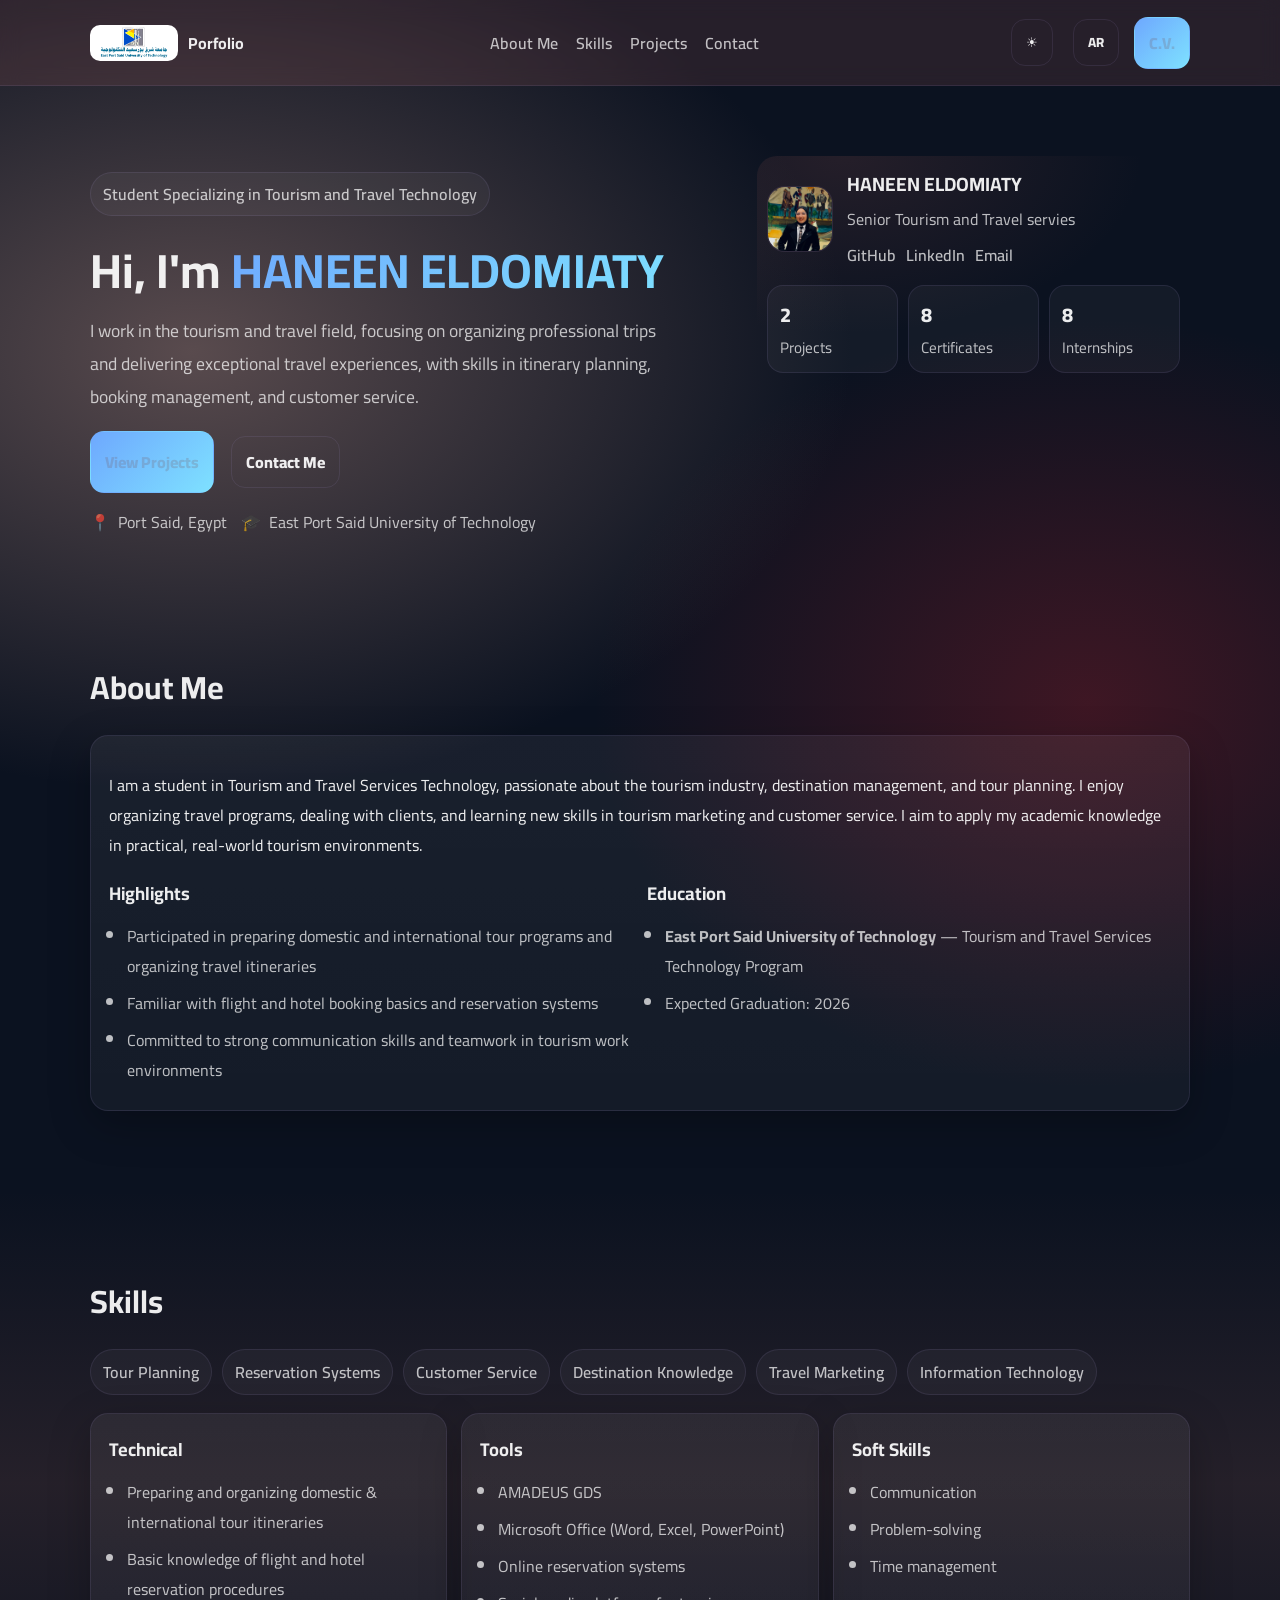
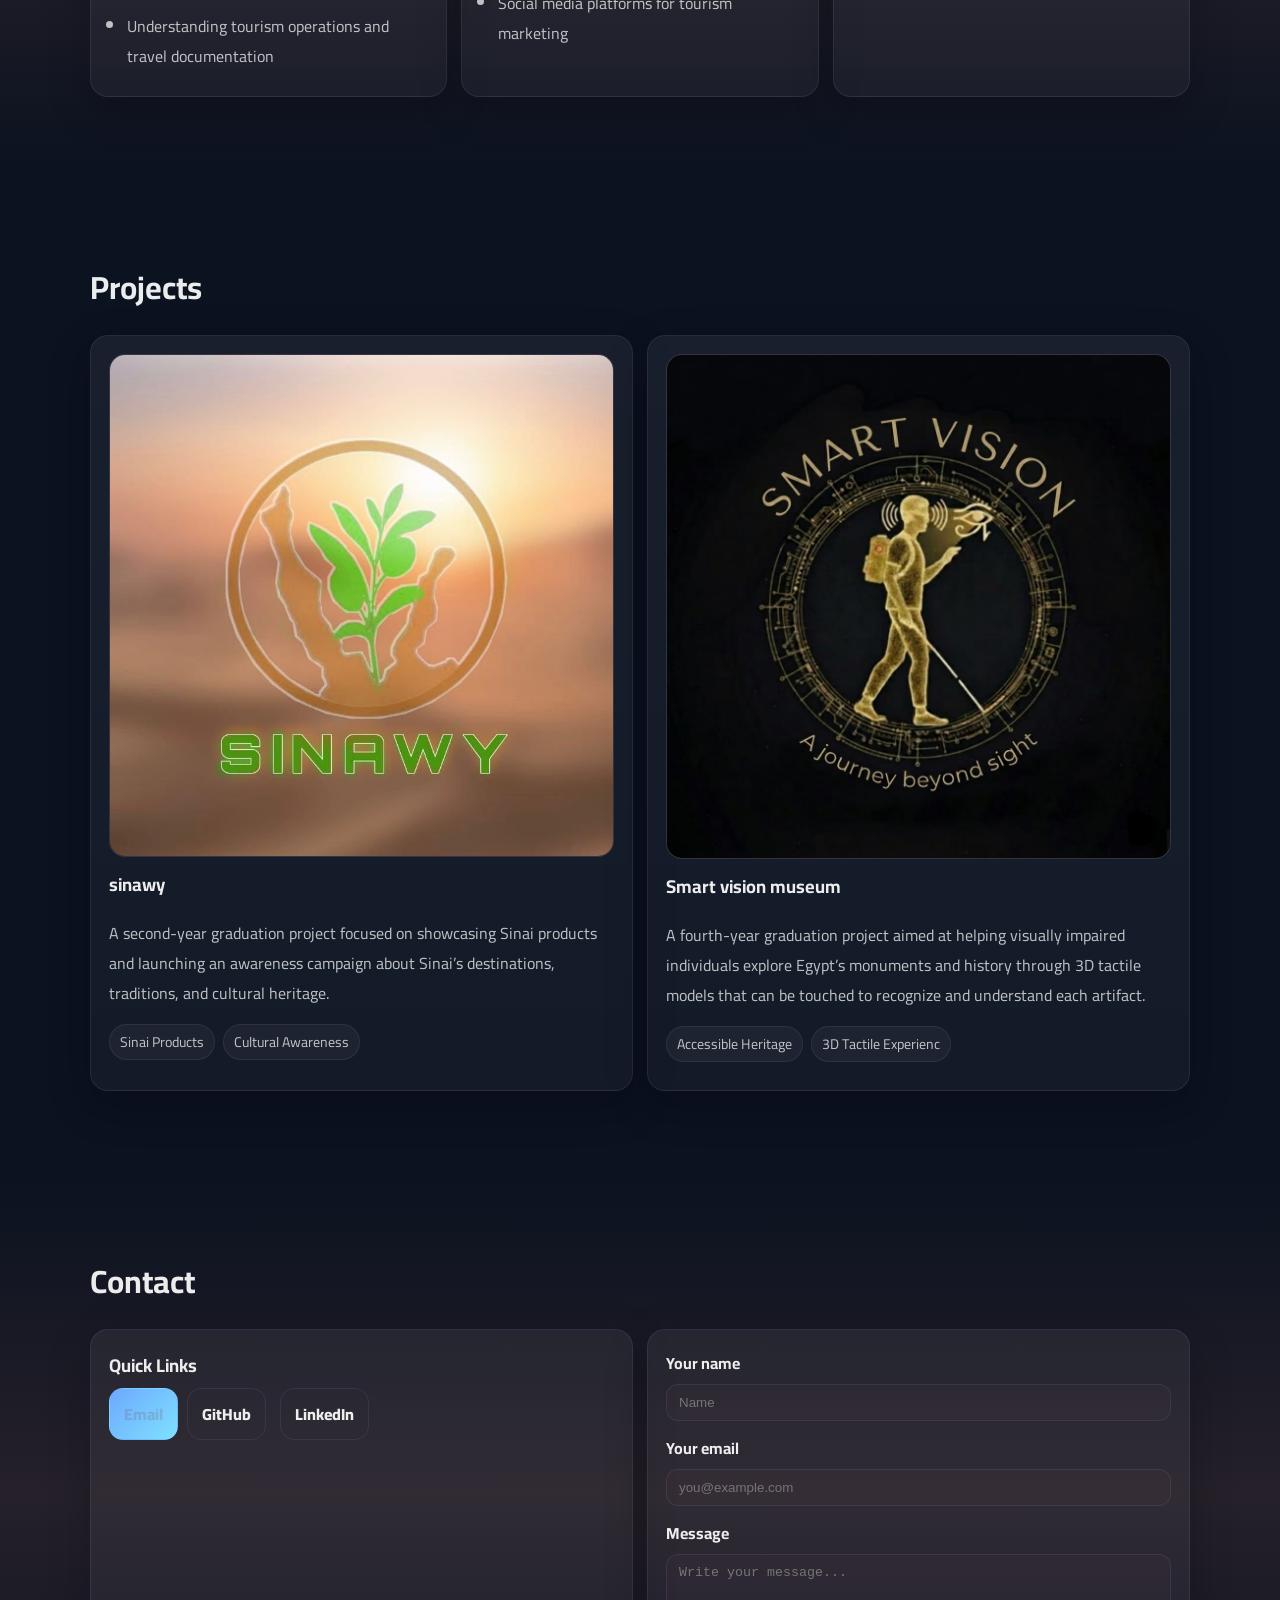
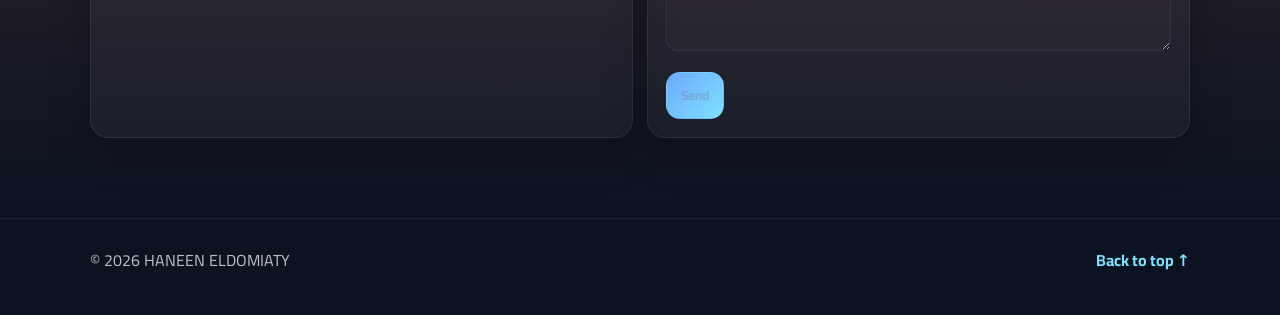
<file: index.html>
<!doctype html>
<html lang="en">
<head>
  <meta charset="utf-8" />
  <meta name="viewport" content="width=device-width, initial-scale=1" />
  <title>HANEEN ELDOMIATY| Portfolio</title>

  <!-- Fonts -->
  <link rel="preconnect" href="https://fonts.googleapis.com">
  <link rel="preconnect" href="https://fonts.gstatic.com" crossorigin>
  <link href="https://fonts.googleapis.com/css2?family=Cairo:wght@400;600;700&display=swap" rel="stylesheet">

  <link rel="stylesheet" href="./style.css" />
</head>

<body>
  <!-- Top bar -->
  <header class="topbar">
    <div class="container topbar__inner">
      <a class="brand" href="#home" aria-label="Go to top">
        <img src="./assets/uni-logo.png" alt="University Logo" class="brand__logo">
        <span class="brand__text" data-i18n="portfolio">Portfolio</span>
      </a>
       
      <nav class="nav" aria-label="Primary">
        <a href="#about" data-i18n="about_title">About</a>
        <a href="#skills" data-i18n="skills_title">Skills</a>
        <a href="#projects" data-i18n="projects_title">Projects</a>
        <a href="#contact" data-i18n="contact_title">Contact</a>
      </nav>

      <div class="topbar__actions">
        <button id="themeToggle" class="btn btn--ghost" type="button" aria-label="Toggle dark mode">
          🌙
        </button>
        <button id="langToggle" class="btn btn--ghost" type="button" aria-label="Switch language">
          AR
        </button>
        <a class="btn" href="./assets/Haneen Mohamed eldomiatyC.V (1).pdf" target="_blank" rel="noopener" data-i18n="Download_cv">Download CV</a>
      </div>

      <button class="burger" id="burger" aria-label="Open menu" aria-expanded="false" aria-controls="mobileMenu">
        <span></span><span></span><span></span>
      </button>
    </div>

    <div id="mobileMenu" class="mobileMenu" hidden>
      <div class="container mobileMenu__inner">
        <a href="#about" class="mobileLink" data-i18n="about_title">About</a>
        <a href="#skills" class="mobileLink" data-i18n="skills_title">Skills</a>
        <a href="#projects" class="mobileLink" data-i18n="projects_title">Projects</a>
        <a href="#contact" class="mobileLink" data-i18n="contact_title">Contact</a>
        <div class="mobileMenu__actions">
          <button id="themeToggleMobile" class="btn btn--ghost" type="button">🌙</button>
          <button id="langToggleMobile" class="btn btn--ghost" type="button">AR</button>
          <a class="btn" href="./assets/Haneen  eldomiatyC.V (1).pdf" target="_blank" rel="noopener" data-i18n="Download_cv">Download CV</a>
        </div>
      </div>
    </div>
  </header>

  <!-- Hero -->
  <main id="home">
    <section class="hero">
      <div class="container hero__grid">
        

        <div class="hero__content">
          <p class="pill" data-i18n="hero_pill">Student Specializing in Tourism and Travel Technology</p>

          <h1 class="hero__title">
            <span data-i18n="hero_hi">Hi, I'm</span>
            <span class="hero__name" data-i18n="hero_name">HANEEN ELDOMIATY</span>
          </h1>

          <p class="hero__subtitle" data-i18n="hero_subtitle">
           I work in the tourism and travel field, focusing on organizing professional trips and delivering exceptional travel experiences, with skills in itinerary planning, booking management, and customer service.

          <div class="hero__cta">
            <a class="btn" href="#projects" data-i18n="hero_btn_projects">View Projects</a>
            <a class="btn btn--ghost" href="#contact" data-i18n="hero_btn_contact">Contact Me</a>
          </div>

          <div class="hero__meta">
            <span class="metaItem">📍 <span data-i18n="hero_location">Port Said, Egypt</span></span>
            <span class="metaItem">🎓 <span data-i18n="hero_degree">East Port Said University of Technology</span></span>
          </div>
        </div>

        <div class="hero__card">
          <div class="profile">
            <div class="avatar" aria-hidden="true">
              <!-- Replace with your photo: assets/profile.jpg -->
              <img src="assets/MY.jpeg" alt="" />
            </div>
            <div class="profile__info">
              <h2 class="profile__name" data-i18n="hero_name">HANEEN ELDOMIATY</h2>
              <p class="profile__role" data-i18n="profile_role">Senior Tourism and Travel servies </p>
              <div class="profile__links">
                <a href="https://github.com/haneeneldomiaty" target="_blank" rel="noopener">GitHub</a>
                <a href="https://www.linkedin.com/in/haneen-mohamed-a59591332?utm_source=share_via&utm_content=profile&utm_medium=member_ios" target="_blank" rel="noopener">LinkedIn</a>
                <a href="mailto:haneeneldomiaty5@gmail.com">Email</a>
              </div>
            </div>
          </div>

          <div class="stats">
            <div class="stat">
              <div class="stat__num">2</div>
              <div class="stat__label" data-i18n="stat_projects">Projects</div>
            </div>
            <div class="stat">
              <div class="stat__num">8</div>
              <div class="stat__label" data-i18n="stat_certificates">Certificates</div>
            </div>
            <div class="stat">
              <div class="stat__num">8</div>
              <div class="stat__label" data-i18n="stat_internships">Internships</div>
            </div>
          </div>

          
        </div>
      </div>
    </section>

    <!-- About -->
    <section id="about" class="section">
      <div class="container">
        <div class="section__head">
          <h2 data-i18n="about_title">About Me</h2>
          <p class="muted" data-i18n="about_subtitle"></p>
        </div>

        <div class="card">
          <p data-i18n="about_text">
            I am a student in Tourism and Travel Services Technology, passionate about the tourism industry, destination management, and tour planning. I enjoy organizing travel programs, dealing with clients, and learning new skills in tourism marketing and customer service. I aim to apply my academic knowledge in practical, real-world tourism environments.
          </p>

          <div class="grid2">
            <div>
              <h3 class="h3" data-i18n="about_highlights">Highlights</h3>
              <ul class="list">
                <li data-i18n="hl1">Participated in preparing domestic and international tour programs and organizing travel itineraries</li>
                <li data-i18n="hl2">Familiar with flight and hotel booking basics and reservation systems</li>
                <li data-i18n="hl3">Committed to strong communication skills and teamwork in tourism work environments</li>
              </ul>
            </div>

            <div>
              <h3 class="h3" data-i18n="about_education">Education</h3>
              <ul class="list">
                <li><strong data-i18n="edu1">East Port Said University of Technology</strong> — <span data-i18n="edu1b">Tourism and Travel Services Technology Program</span></li>
                <li data-i18n="edu2">Expected Graduation: 2026</li>
              </ul>
            </div>
          </div>
        </div>
      </div>
    </section>

    <!-- Skills -->
    <section id="skills" class="section section--alt">
      <div class="container">
        <div class="section__head">
          <h2 data-i18n="skills_title">Skills</h2>
        </div>

        <div class="chips">
          <span class="chip">Tour Planning</span>
          <span class="chip">Reservation Systems</span>
          <span class="chip">Customer Service</span>
          <span class="chip">Destination Knowledge</span>
          <span class="chip">Travel Marketing</span>
          <span class="chip">Information Technology</span>
        </div>

        <div class="grid3">
          <div class="card">
            <h3 class="h3" data-i18n="skills_tech">Technical</h3>
            <ul class="list">
              <li>Preparing and organizing domestic & international tour itineraries</li>
              <li> Basic knowledge of flight and hotel reservation procedures</li>
              <li>Understanding tourism operations and travel documentation </li>
            </ul>
          </div>

          <div class="card">
            <h3 class="h3" data-i18n="skills_tools">Tools</h3>
            <ul class="list">
               <li>AMADEUS GDS</li>
              <li>Microsoft Office (Word, Excel, PowerPoint)</li>
              <li>Online reservation systems </li>
              <li>Social media platforms for tourism marketing </li>
            </ul>
          </div>

          <div class="card">
            <h3 class="h3" data-i18n="skills_soft">Soft Skills</h3>
            <ul class="list">
              <li data-i18n="soft1">Communication</li>
              <li data-i18n="soft2">Problem-solving</li>
              <li data-i18n="soft3">Time management</li>
              
            </ul>
          </div>
        </div>
      </div>
    </section>

    <!-- Projects -->
    <section id="projects" class="section">
      <div class="container">
        <div class="section__head">
          <h2 data-i18n="projects_title">Projects</h2>
        </div>

        <div class="grid2">
          <!-- Project Card -->
          <article class="project card">
            <div class="project__thumb">
              <img src="assets/New folder/WhatsApp Image 2026-03-01 at 10.32.40 PM.jpeg"Project screenshot placeholder" />
            </div>
            <h3 class="h3">sinawy</h3>
            <p class="muted" data-i18n="p1_desc">A second-year graduation project focused on showcasing Sinai products and launching an awareness campaign about Sinai’s destinations, traditions, and cultural heritage.</p>
            <div class="project__tags">
              <span class="tag">Sinai Products</span><span class="tag">Cultural Awareness</span>
            </div>
            
          </article>

          <article class="project card">
            <div class="project__thumb">
              <img src="assets/PHOTO.jpeg" alt="Project screenshot placeholder" />
            </div>
            <h3 class="h3">Smart vision museum</h3>
            <p class="muted" data-i18n="p2_desc">A fourth-year graduation project aimed at helping visually impaired individuals explore Egypt’s monuments and history through 3D tactile models that can be touched to recognize and understand each artifact.</p>
            <div class="project__tags">
              <span class="tag">Accessible Heritage</span><span class="tag">3D Tactile Experienc</span>
            </div>
            
          </article>

          
        </div>
      </div>
    </section>

    <!-- Contact -->
    <section id="contact" class="section section--alt">
      <div class="container">
        <div class="section__head">
          <h2 data-i18n="contact_title">Contact</h2>
        </div>

        <div class="grid2">
          <div class="card">
            <h3 class="h3" data-i18n="contact_quick">Quick Links</h3>
            <div class="contactLinks">
              <a class="btn" href="mailto:haneeneldomiaty5@gmail.com">Email</a>
              <a class="btn btn--ghost" href="https://github.com/haneeneldomiaty" target="_blank" rel="noopener">GitHub</a>
              <a class="btn btn--ghost" href="https://www.linkedin.com/in/haneen-mohamed-a59591332?utm_source=share_via&utm_content=profile&utm_medium=member_ios" target="_blank" rel="noopener">LinkedIn</a>
            </div>

          </div>

          <form class="card form" id="contactForm">
            <label>
              <span data-i18n="form_name">Your name</span>
              <input required name="name" type="text" placeholder="Name" />
            </label>

            <label>
              <span data-i18n="form_email">Your email</span>
              <input required name="email" type="email" placeholder="you@example.com" />
            </label>

            <label>
              <span data-i18n="form_message">Message</span>
              <textarea required name="message" rows="5" placeholder="Write your message..."></textarea>
            </label>

            <button class="btn" type="submit" data-i18n="form_send">Send</button>
            
          </form>
        </div>
      </div>
    </section>

    <footer class="footer">
      <div class="container footer__inner">
        <span>© <span id="year"></span> <span class="footerName">HANEEN ELDOMIATY</span></span>
        <a href="#home" class="toTop" data-i18n="back_to_top">Back to top ↑</a>
      </div>
    </footer>
  </main>

   <script src="./script.js"></script>
</body>
</html>
</file>
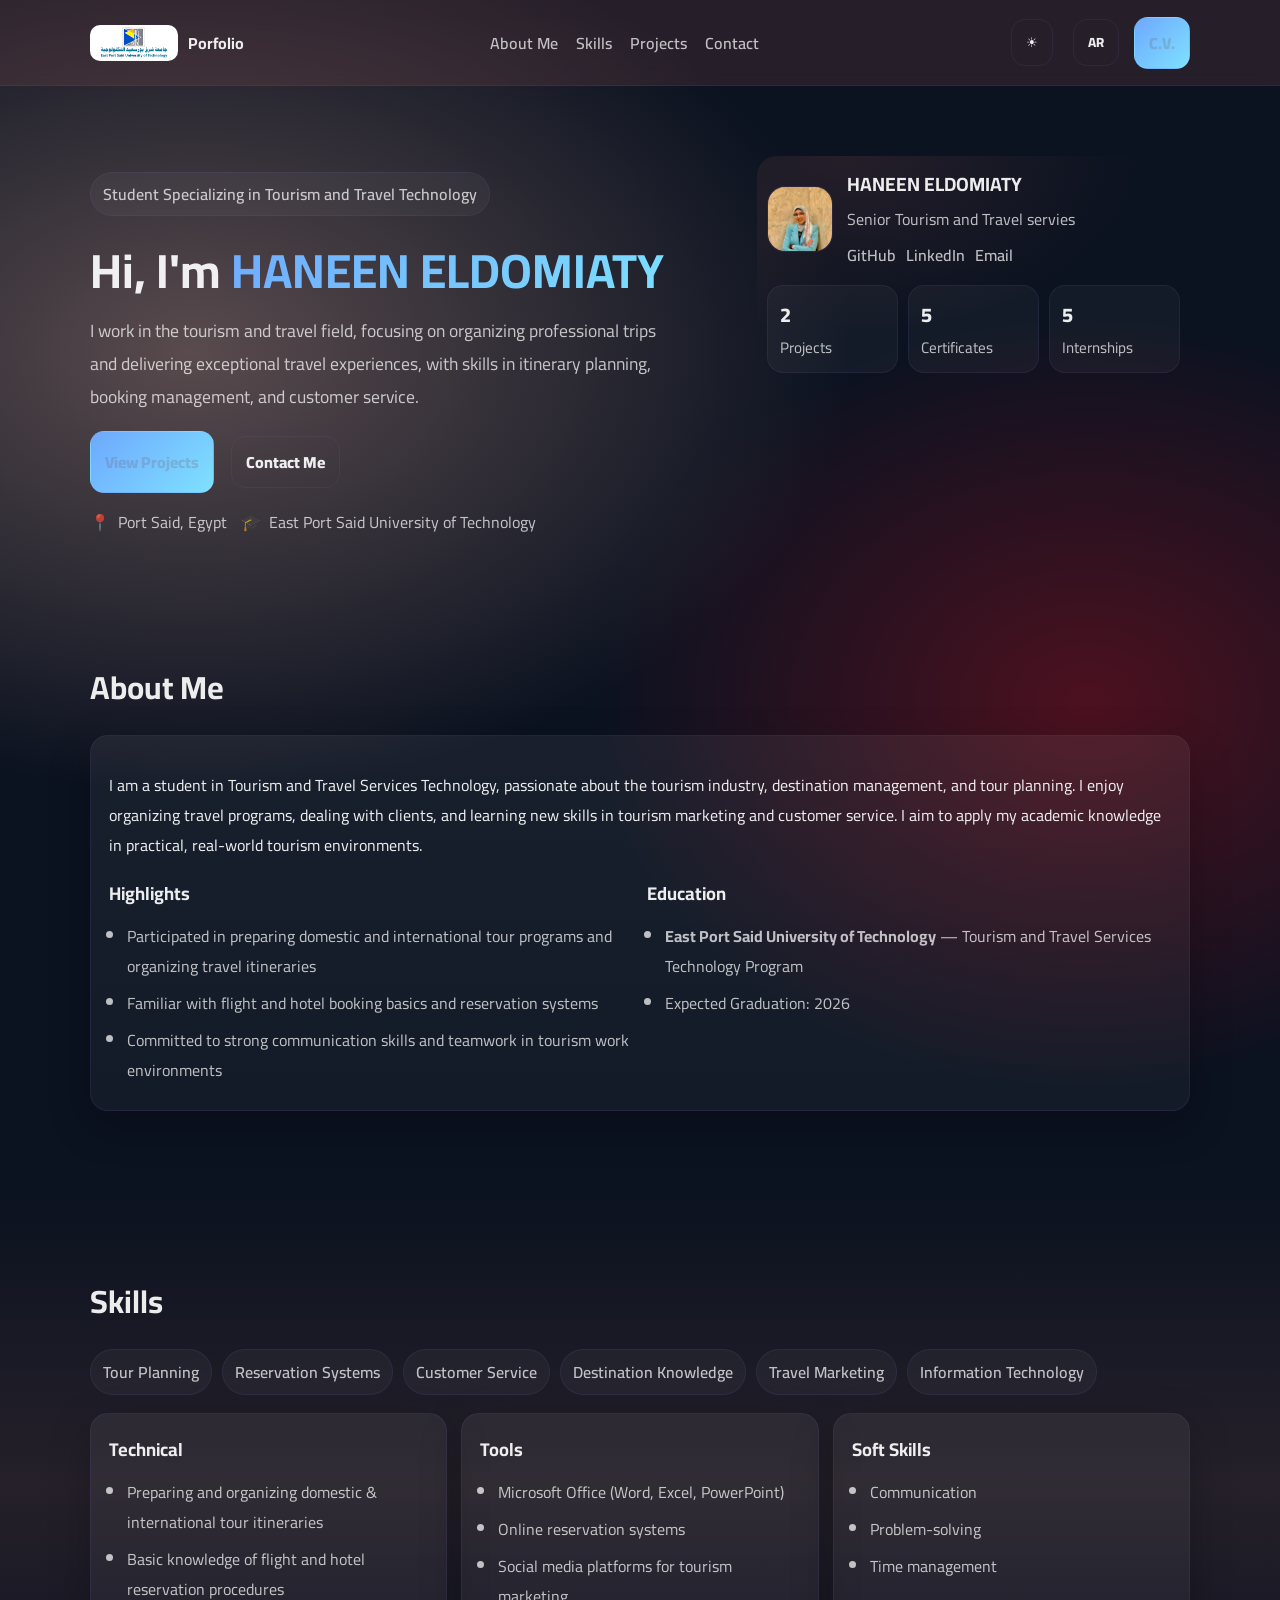
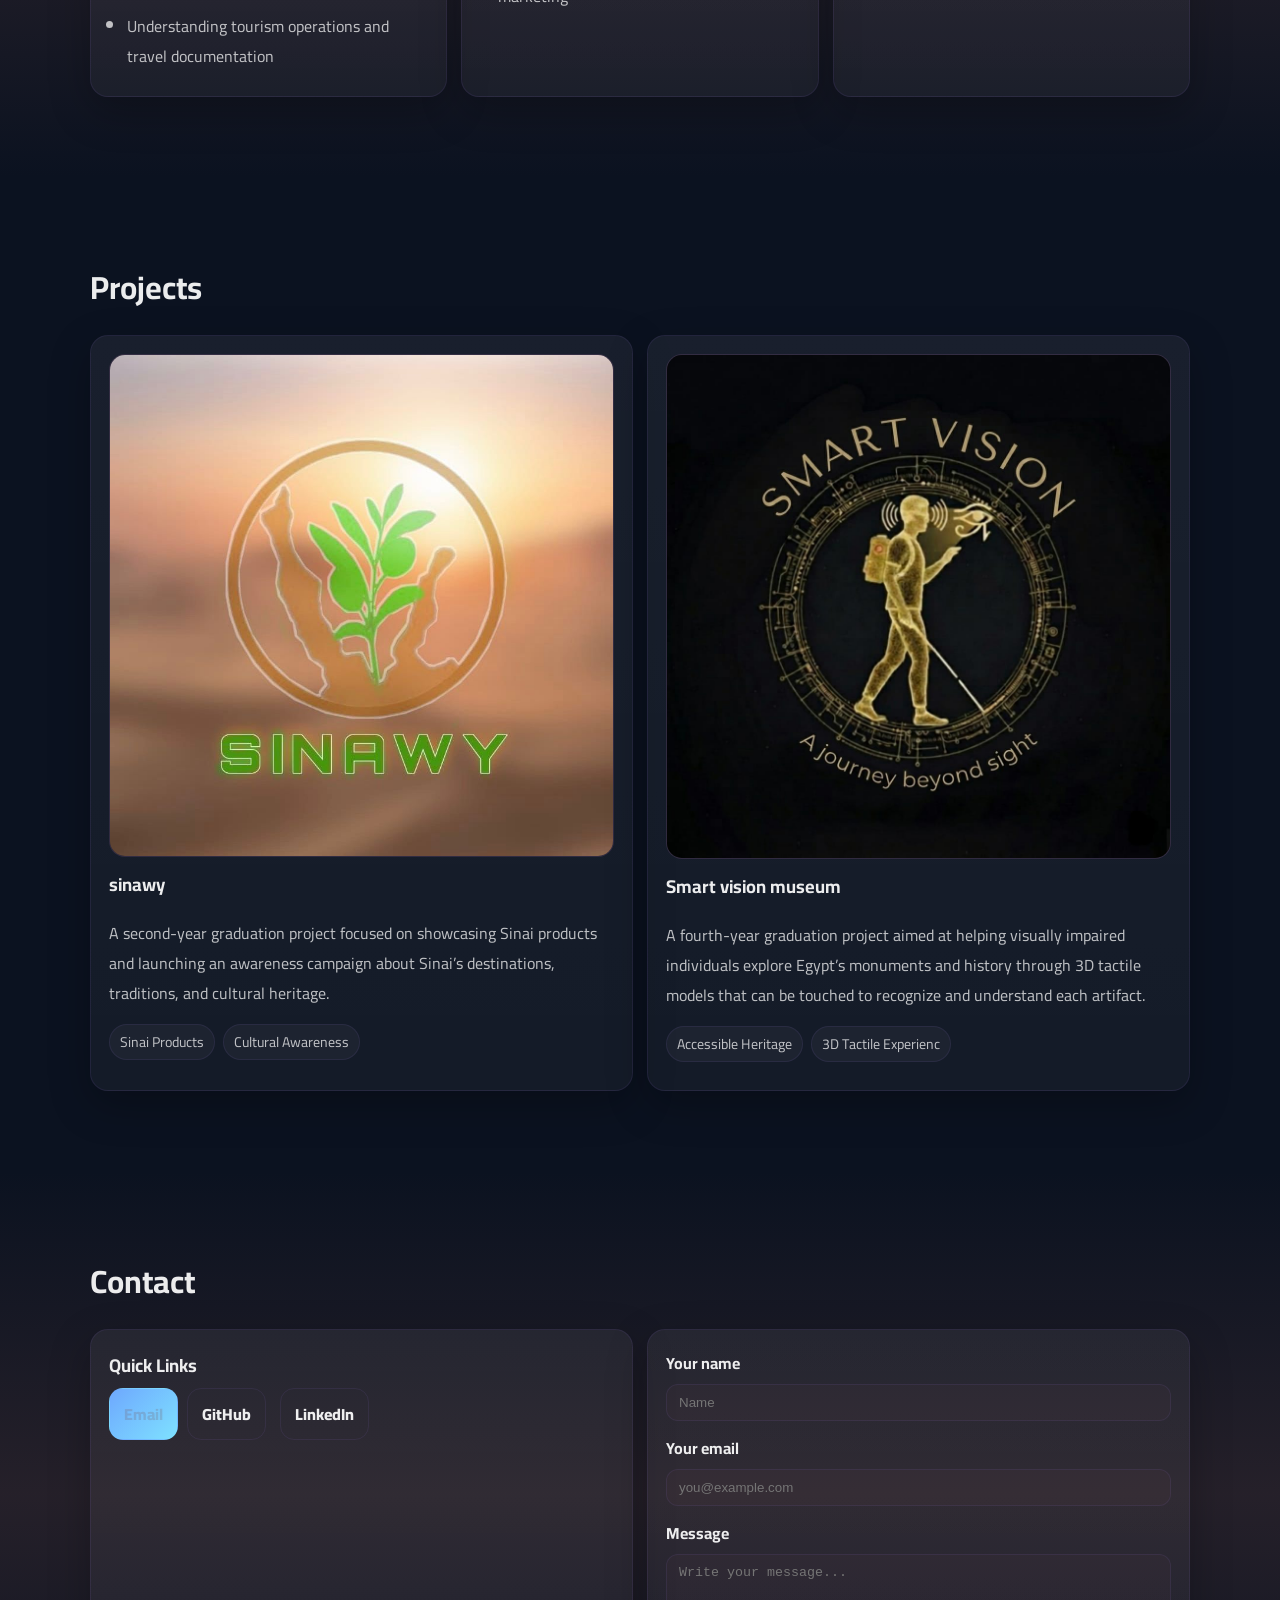
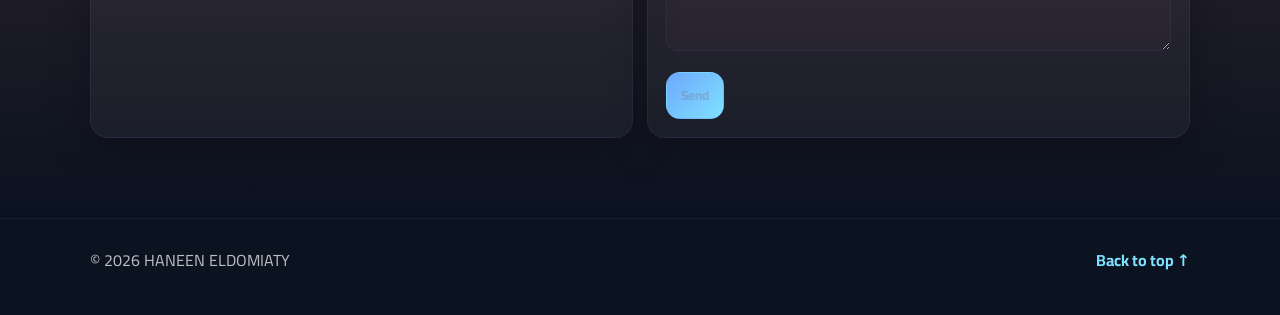
<file: online-portfolio/index.html>
<!doctype html>
<html lang="en">
<head>
  <meta charset="utf-8" />
  <meta name="viewport" content="width=device-width, initial-scale=1" />
  <title>HANEEN ELDOMIATY| Portfolio</title>

  <!-- Fonts -->
  <link rel="preconnect" href="https://fonts.googleapis.com">
  <link rel="preconnect" href="https://fonts.gstatic.com" crossorigin>
  <link href="https://fonts.googleapis.com/css2?family=Cairo:wght@400;600;700&display=swap" rel="stylesheet">

  <link rel="stylesheet" href="./style.css" />
</head>

<body>
  <!-- Top bar -->
  <header class="topbar">
    <div class="container topbar__inner">
      <a class="brand" href="#home" aria-label="Go to top">
        <img src="./assets/uni-logo.png" alt="University Logo" class="brand__logo">
        <span class="brand__text" data-i18n="portfolio">Portfolio</span>
      </a>
       
      <nav class="nav" aria-label="Primary">
        <a href="#about" data-i18n="about_title">About</a>
        <a href="#skills" data-i18n="skills_title">Skills</a>
        <a href="#projects" data-i18n="projects_title">Projects</a>
        <a href="#contact" data-i18n="contact_title">Contact</a>
      </nav>

      <div class="topbar__actions">
        <button id="themeToggle" class="btn btn--ghost" type="button" aria-label="Toggle dark mode">
          🌙
        </button>
        <button id="langToggle" class="btn btn--ghost" type="button" aria-label="Switch language">
          AR
        </button>
        <a class="btn" href="./assets/Haneen Mohamed eldomiatyC.V (1).pdf" target="_blank" rel="noopener" data-i18n="Download_cv">Download CV</a>
      </div>

      <button class="burger" id="burger" aria-label="Open menu" aria-expanded="false" aria-controls="mobileMenu">
        <span></span><span></span><span></span>
      </button>
    </div>

    <div id="mobileMenu" class="mobileMenu" hidden>
      <div class="container mobileMenu__inner">
        <a href="#about" class="mobileLink" data-i18n="about_title">About</a>
        <a href="#skills" class="mobileLink" data-i18n="skills_title">Skills</a>
        <a href="#projects" class="mobileLink" data-i18n="projects_title">Projects</a>
        <a href="#contact" class="mobileLink" data-i18n="contact_title">Contact</a>
        <div class="mobileMenu__actions">
          <button id="themeToggleMobile" class="btn btn--ghost" type="button">🌙</button>
          <button id="langToggleMobile" class="btn btn--ghost" type="button">AR</button>
          <a class="btn" href="./assets/Haneen Mohamed eldomiatyC.V (1).pdf" target="_blank" rel="noopener" data-i18n="Download_cv">Download CV</a>
        </div>
      </div>
    </div>
  </header>

  <!-- Hero -->
  <main id="home">
    <section class="hero">
      <div class="container hero__grid">
        

        <div class="hero__content">
          <p class="pill" data-i18n="hero_pill">Student Specializing in Tourism and Travel Technology</p>

          <h1 class="hero__title">
            <span data-i18n="hero_hi">Hi, I'm</span>
            <span class="hero__name" data-i18n="hero_name">HANEEN ELDOMIATY</span>
          </h1>

          <p class="hero__subtitle" data-i18n="hero_subtitle">
           I work in the tourism and travel field, focusing on organizing professional trips and delivering exceptional travel experiences, with skills in itinerary planning, booking management, and customer service.

          <div class="hero__cta">
            <a class="btn" href="#projects" data-i18n="hero_btn_projects">View Projects</a>
            <a class="btn btn--ghost" href="#contact" data-i18n="hero_btn_contact">Contact Me</a>
          </div>

          <div class="hero__meta">
            <span class="metaItem">📍 <span data-i18n="hero_location">Port Said, Egypt</span></span>
            <span class="metaItem">🎓 <span data-i18n="hero_degree">East Port Said University of Technology</span></span>
          </div>
        </div>

        <div class="hero__card">
          <div class="profile">
            <div class="avatar" aria-hidden="true">
              <!-- Replace with your photo: assets/profile.jpg -->
              <img src="assets/WhatsApp Image 2026-02-28 at 11.21.44 PM.jpeg" alt="" />
            </div>
            <div class="profile__info">
              <h2 class="profile__name" data-i18n="hero_name">HANEEN ELDOMIATY</h2>
              <p class="profile__role" data-i18n="profile_role">Senior Tourism and Travel servies </p>
              <div class="profile__links">
                <a href="https://github.com/haneeneldomiaty" target="_blank" rel="noopener">GitHub</a>
                <a href="https://www.linkedin.com/in/haneen-mohamed-a59591332?utm_source=share_via&utm_content=profile&utm_medium=member_ios" target="_blank" rel="noopener">LinkedIn</a>
                <a href="mailto:haneeneldomiaty5@gmail.com">Email</a>
              </div>
            </div>
          </div>

          <div class="stats">
            <div class="stat">
              <div class="stat__num">2</div>
              <div class="stat__label" data-i18n="stat_projects">Projects</div>
            </div>
            <div class="stat">
              <div class="stat__num">5</div>
              <div class="stat__label" data-i18n="stat_certificates">Certificates</div>
            </div>
            <div class="stat">
              <div class="stat__num">5</div>
              <div class="stat__label" data-i18n="stat_internships">Internships</div>
            </div>
          </div>

          
        </div>
      </div>
    </section>

    <!-- About -->
    <section id="about" class="section">
      <div class="container">
        <div class="section__head">
          <h2 data-i18n="about_title">About Me</h2>
          <p class="muted" data-i18n="about_subtitle"></p>
        </div>

        <div class="card">
          <p data-i18n="about_text">
            I am a student in Tourism and Travel Services Technology, passionate about the tourism industry, destination management, and tour planning. I enjoy organizing travel programs, dealing with clients, and learning new skills in tourism marketing and customer service. I aim to apply my academic knowledge in practical, real-world tourism environments.
          </p>

          <div class="grid2">
            <div>
              <h3 class="h3" data-i18n="about_highlights">Highlights</h3>
              <ul class="list">
                <li data-i18n="hl1">Participated in preparing domestic and international tour programs and organizing travel itineraries</li>
                <li data-i18n="hl2">Familiar with flight and hotel booking basics and reservation systems</li>
                <li data-i18n="hl3">Committed to strong communication skills and teamwork in tourism work environments</li>
              </ul>
            </div>

            <div>
              <h3 class="h3" data-i18n="about_education">Education</h3>
              <ul class="list">
                <li><strong data-i18n="edu1">East Port Said University of Technology</strong> — <span data-i18n="edu1b">Tourism and Travel Services Technology Program</span></li>
                <li data-i18n="edu2">Expected Graduation: 2026</li>
              </ul>
            </div>
          </div>
        </div>
      </div>
    </section>

    <!-- Skills -->
    <section id="skills" class="section section--alt">
      <div class="container">
        <div class="section__head">
          <h2 data-i18n="skills_title">Skills</h2>
        </div>

        <div class="chips">
          <span class="chip">Tour Planning</span>
          <span class="chip">Reservation Systems</span>
          <span class="chip">Customer Service</span>
          <span class="chip">Destination Knowledge</span>
          <span class="chip">Travel Marketing</span>
          <span class="chip">Information Technology</span>
        </div>

        <div class="grid3">
          <div class="card">
            <h3 class="h3" data-i18n="skills_tech">Technical</h3>
            <ul class="list">
              <li>Preparing and organizing domestic & international tour itineraries</li>
              <li> Basic knowledge of flight and hotel reservation procedures</li>
              <li>Understanding tourism operations and travel documentation </li>
            </ul>
          </div>

          <div class="card">
            <h3 class="h3" data-i18n="skills_tools">Tools</h3>
            <ul class="list">
              <li>Microsoft Office (Word, Excel, PowerPoint)</li>
              <li>Online reservation systems </li>
              <li>Social media platforms for tourism marketing </li>
            </ul>
          </div>

          <div class="card">
            <h3 class="h3" data-i18n="skills_soft">Soft Skills</h3>
            <ul class="list">
              <li data-i18n="soft1">Communication</li>
              <li data-i18n="soft2">Problem-solving</li>
              <li data-i18n="soft3">Time management</li>
              
            </ul>
          </div>
        </div>
      </div>
    </section>

    <!-- Projects -->
    <section id="projects" class="section">
      <div class="container">
        <div class="section__head">
          <h2 data-i18n="projects_title">Projects</h2>
        </div>

        <div class="grid2">
          <!-- Project Card -->
          <article class="project card">
            <div class="project__thumb">
              <img src="assets/New folder/WhatsApp Image 2026-03-01 at 10.32.40 PM.jpeg"Project screenshot placeholder" />
            </div>
            <h3 class="h3">sinawy</h3>
            <p class="muted" data-i18n="p1_desc">A second-year graduation project focused on showcasing Sinai products and launching an awareness campaign about Sinai’s destinations, traditions, and cultural heritage.</p>
            <div class="project__tags">
              <span class="tag">Sinai Products</span><span class="tag">Cultural Awareness</span>
            </div>
            
          </article>

          <article class="project card">
            <div class="project__thumb">
              <img src="assets/WhatsApp Image 2026-06-12 at 4.00.00 PM.jpeg" alt="Project screenshot placeholder" />
            </div>
            <h3 class="h3"> Smart vision museum</h3>
            <p class="muted" data-i18n="p2_desc">A fourth-year graduation project aimed at helping visually impaired individuals explore Egypt’s monuments and history through 3D tactile models that can be touched to recognize and understand each artifact.</p>
            <div class="project__tags">
              <span class="tag">Accessible Heritage</span><span class="tag">3D Tactile Experienc</span>
            </div>
            
          </article>

          
        </div>
      </div>
    </section>

    <!-- Contact -->
    <section id="contact" class="section section--alt">
      <div class="container">
        <div class="section__head">
          <h2 data-i18n="contact_title">Contact</h2>
        </div>

        <div class="grid2">
          <div class="card">
            <h3 class="h3" data-i18n="contact_quick">Quick Links</h3>
            <div class="contactLinks">
              <a class="btn" href="mailto:haneeneldomiaty5@gmail.com">Email</a>
              <a class="btn btn--ghost" href="https://github.com/haneeneldomiaty" target="_blank" rel="noopener">GitHub</a>
              <a class="btn btn--ghost" href="https://www.linkedin.com/in/haneen-mohamed-a59591332?utm_source=share_via&utm_content=profile&utm_medium=member_ios" target="_blank" rel="noopener">LinkedIn</a>
            </div>

          </div>

          <form class="card form" id="contactForm">
            <label>
              <span data-i18n="form_name">Your name</span>
              <input required name="name" type="text" placeholder="Name" />
            </label>

            <label>
              <span data-i18n="form_email">Your email</span>
              <input required name="email" type="email" placeholder="you@example.com" />
            </label>

            <label>
              <span data-i18n="form_message">Message</span>
              <textarea required name="message" rows="5" placeholder="Write your message..."></textarea>
            </label>

            <button class="btn" type="submit" data-i18n="form_send">Send</button>
            
          </form>
        </div>
      </div>
    </section>

    <footer class="footer">
      <div class="container footer__inner">
        <span>© <span id="year"></span> <span class="footerName">HANEEN ELDOMIATY</span></span>
        <a href="#home" class="toTop" data-i18n="back_to_top">Back to top ↑</a>
      </div>
    </footer>
  </main>

   <script src="./script.js"></script>
</body>
</html>
</file>
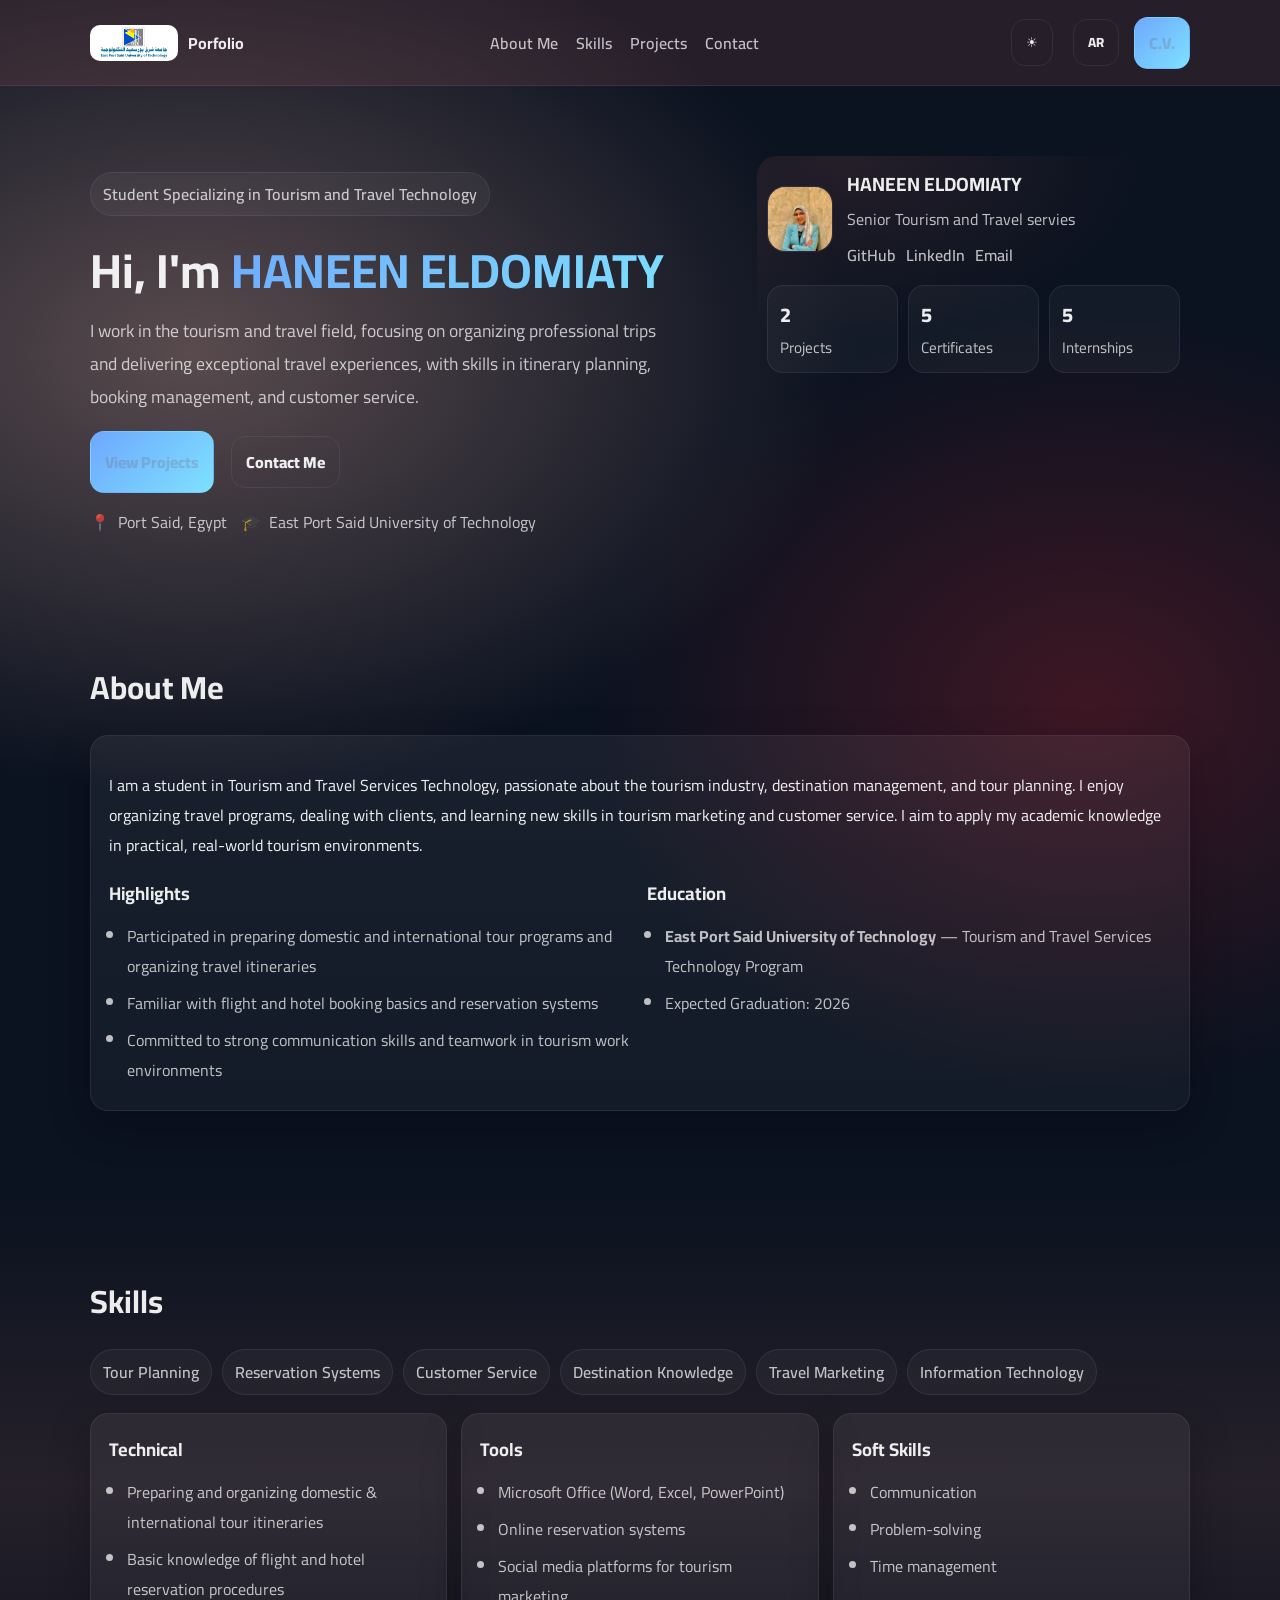
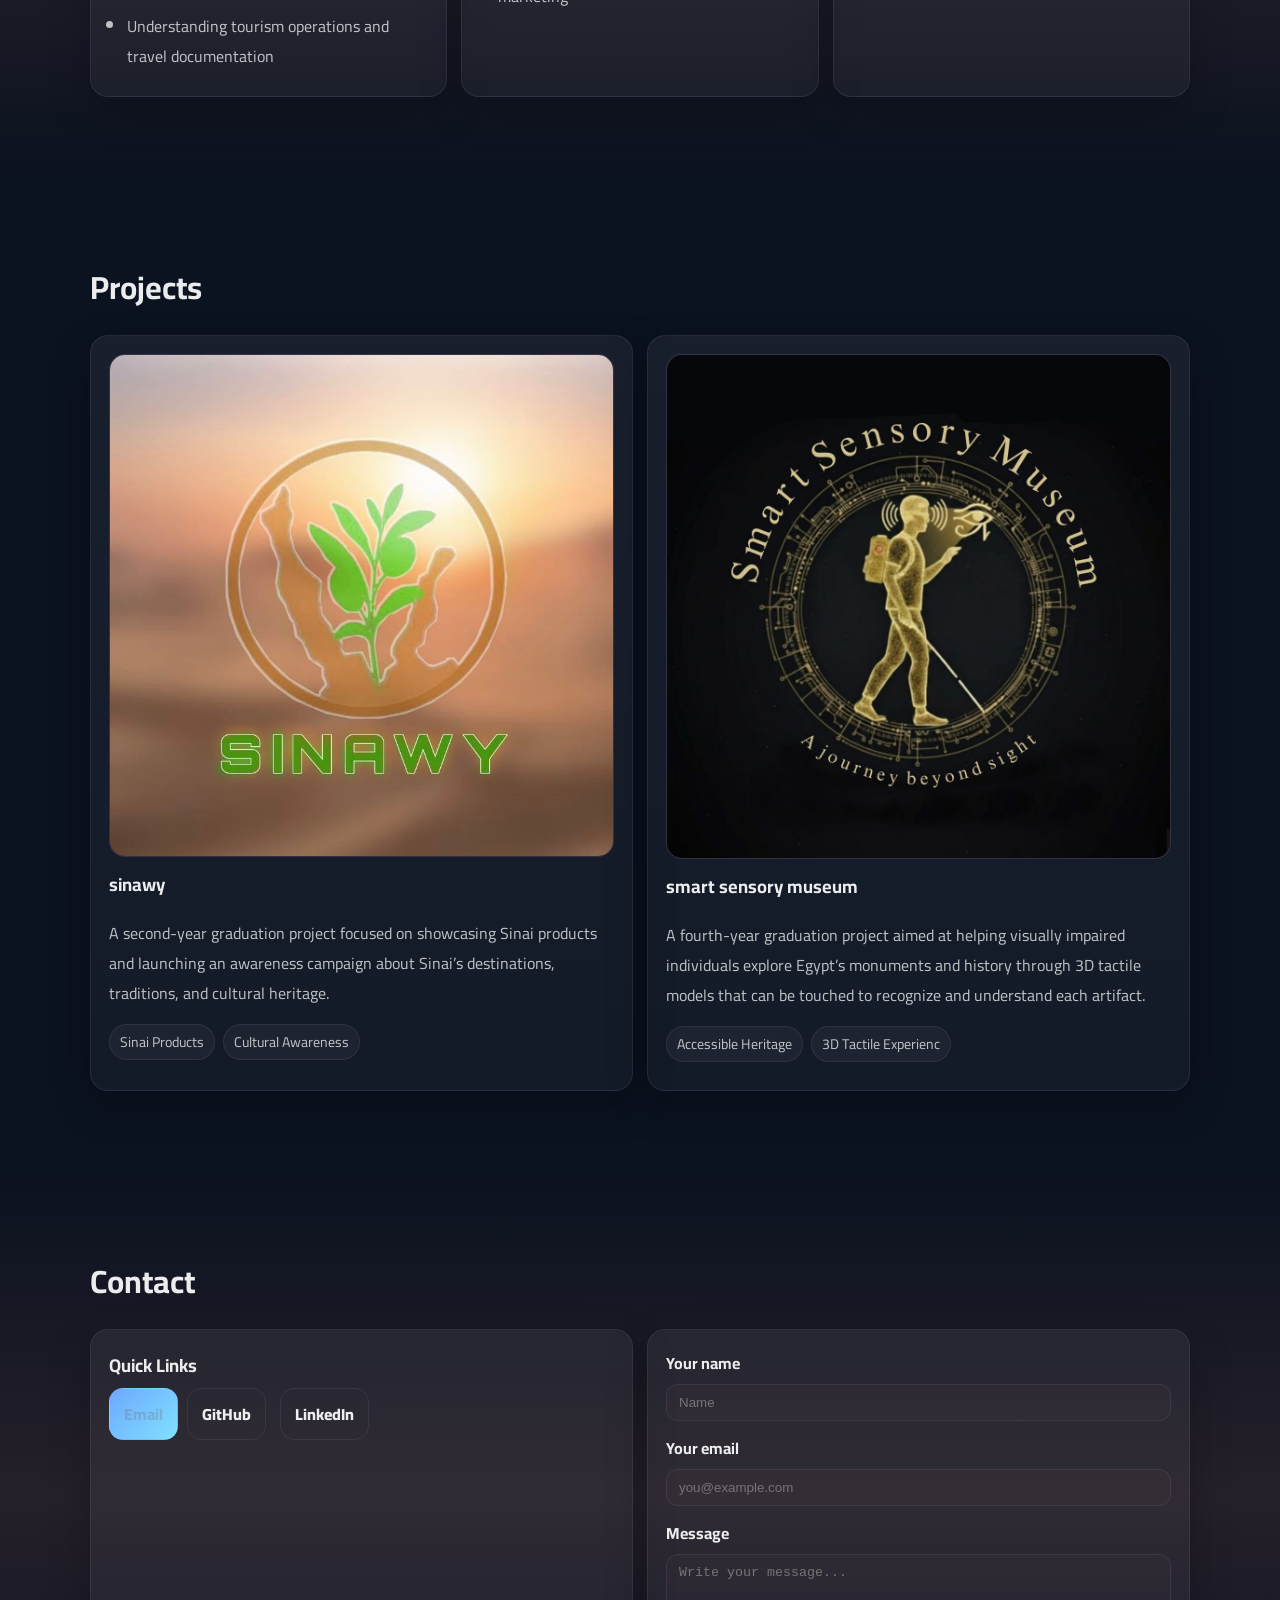
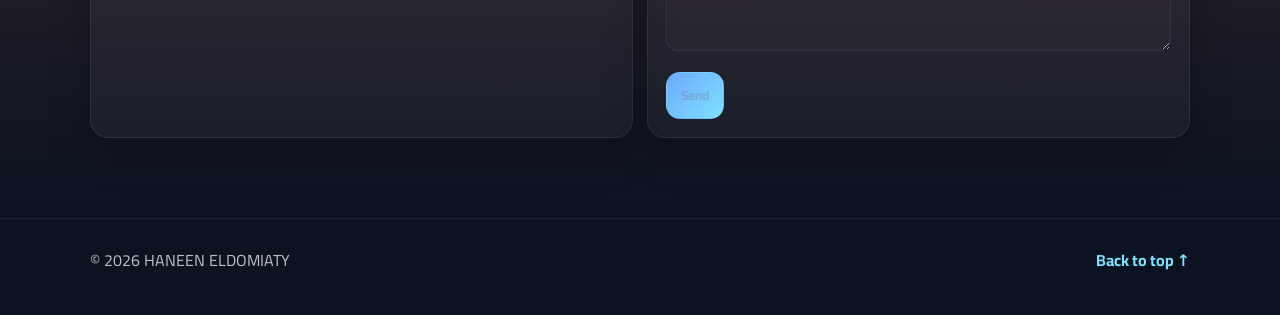
<file: online-portfolio/online-portfolio/index.html>
<!doctype html>
<html lang="en">
<head>
  <meta charset="utf-8" />
  <meta name="viewport" content="width=device-width, initial-scale=1" />
  <title>HANEEN ELDOMIATY| Portfolio</title>

  <!-- Fonts -->
  <link rel="preconnect" href="https://fonts.googleapis.com">
  <link rel="preconnect" href="https://fonts.gstatic.com" crossorigin>
  <link href="https://fonts.googleapis.com/css2?family=Cairo:wght@400;600;700&display=swap" rel="stylesheet">

  <link rel="stylesheet" href="./style.css" />
</head>

<body>
  <!-- Top bar -->
  <header class="topbar">
    <div class="container topbar__inner">
      <a class="brand" href="#home" aria-label="Go to top">
        <img src="./assets/uni-logo.png" alt="University Logo" class="brand__logo">
        <span class="brand__text" data-i18n="portfolio">Portfolio</span>
      </a>
       
      <nav class="nav" aria-label="Primary">
        <a href="#about" data-i18n="about_title">About</a>
        <a href="#skills" data-i18n="skills_title">Skills</a>
        <a href="#projects" data-i18n="projects_title">Projects</a>
        <a href="#contact" data-i18n="contact_title">Contact</a>
      </nav>

      <div class="topbar__actions">
        <button id="themeToggle" class="btn btn--ghost" type="button" aria-label="Toggle dark mode">
          🌙
        </button>
        <button id="langToggle" class="btn btn--ghost" type="button" aria-label="Switch language">
          AR
        </button>
        <a class="btn" href="./assets/Haneen Mohamed eldomiatyC.V (1).pdf" target="_blank" rel="noopener" data-i18n="Download_cv">Download CV</a>
      </div>

      <button class="burger" id="burger" aria-label="Open menu" aria-expanded="false" aria-controls="mobileMenu">
        <span></span><span></span><span></span>
      </button>
    </div>

    <div id="mobileMenu" class="mobileMenu" hidden>
      <div class="container mobileMenu__inner">
        <a href="#about" class="mobileLink" data-i18n="about_title">About</a>
        <a href="#skills" class="mobileLink" data-i18n="skills_title">Skills</a>
        <a href="#projects" class="mobileLink" data-i18n="projects_title">Projects</a>
        <a href="#contact" class="mobileLink" data-i18n="contact_title">Contact</a>
        <div class="mobileMenu__actions">
          <button id="themeToggleMobile" class="btn btn--ghost" type="button">🌙</button>
          <button id="langToggleMobile" class="btn btn--ghost" type="button">AR</button>
          <a class="btn" href="./assets/Haneen Mohamed eldomiatyC.V (1).pdf" target="_blank" rel="noopener" data-i18n="Download_cv">Download CV</a>
        </div>
      </div>
    </div>
  </header>

  <!-- Hero -->
  <main id="home">
    <section class="hero">
      <div class="container hero__grid">
        

        <div class="hero__content">
          <p class="pill" data-i18n="hero_pill">Student Specializing in Tourism and Travel Technology</p>

          <h1 class="hero__title">
            <span data-i18n="hero_hi">Hi, I'm</span>
            <span class="hero__name" data-i18n="hero_name">HANEEN ELDOMIATY</span>
          </h1>

          <p class="hero__subtitle" data-i18n="hero_subtitle">
           I work in the tourism and travel field, focusing on organizing professional trips and delivering exceptional travel experiences, with skills in itinerary planning, booking management, and customer service.

          <div class="hero__cta">
            <a class="btn" href="#projects" data-i18n="hero_btn_projects">View Projects</a>
            <a class="btn btn--ghost" href="#contact" data-i18n="hero_btn_contact">Contact Me</a>
          </div>

          <div class="hero__meta">
            <span class="metaItem">📍 <span data-i18n="hero_location">Port Said, Egypt</span></span>
            <span class="metaItem">🎓 <span data-i18n="hero_degree">East Port Said University of Technology</span></span>
          </div>
        </div>

        <div class="hero__card">
          <div class="profile">
            <div class="avatar" aria-hidden="true">
              <!-- Replace with your photo: assets/profile.jpg -->
              <img src="assets/WhatsApp Image 2026-02-28 at 11.21.44 PM.jpeg" alt="" />
            </div>
            <div class="profile__info">
              <h2 class="profile__name" data-i18n="hero_name">HANEEN ELDOMIATY</h2>
              <p class="profile__role" data-i18n="profile_role">Senior Tourism and Travel servies </p>
              <div class="profile__links">
                <a href="https://github.com/haneeneldomiaty" target="_blank" rel="noopener">GitHub</a>
                <a href="https://www.linkedin.com/in/haneen-mohamed-a59591332?utm_source=share_via&utm_content=profile&utm_medium=member_ios" target="_blank" rel="noopener">LinkedIn</a>
                <a href="mailto:haneeneldomiaty5@gmail.com">Email</a>
              </div>
            </div>
          </div>

          <div class="stats">
            <div class="stat">
              <div class="stat__num">2</div>
              <div class="stat__label" data-i18n="stat_projects">Projects</div>
            </div>
            <div class="stat">
              <div class="stat__num">5</div>
              <div class="stat__label" data-i18n="stat_certificates">Certificates</div>
            </div>
            <div class="stat">
              <div class="stat__num">5</div>
              <div class="stat__label" data-i18n="stat_internships">Internships</div>
            </div>
          </div>

          
        </div>
      </div>
    </section>

    <!-- About -->
    <section id="about" class="section">
      <div class="container">
        <div class="section__head">
          <h2 data-i18n="about_title">About Me</h2>
          <p class="muted" data-i18n="about_subtitle"></p>
        </div>

        <div class="card">
          <p data-i18n="about_text">
            I am a student in Tourism and Travel Services Technology, passionate about the tourism industry, destination management, and tour planning. I enjoy organizing travel programs, dealing with clients, and learning new skills in tourism marketing and customer service. I aim to apply my academic knowledge in practical, real-world tourism environments.
          </p>

          <div class="grid2">
            <div>
              <h3 class="h3" data-i18n="about_highlights">Highlights</h3>
              <ul class="list">
                <li data-i18n="hl1">Participated in preparing domestic and international tour programs and organizing travel itineraries</li>
                <li data-i18n="hl2">Familiar with flight and hotel booking basics and reservation systems</li>
                <li data-i18n="hl3">Committed to strong communication skills and teamwork in tourism work environments</li>
              </ul>
            </div>

            <div>
              <h3 class="h3" data-i18n="about_education">Education</h3>
              <ul class="list">
                <li><strong data-i18n="edu1">East Port Said University of Technology</strong> — <span data-i18n="edu1b">Tourism and Travel Services Technology Program</span></li>
                <li data-i18n="edu2">Expected Graduation: 2026</li>
              </ul>
            </div>
          </div>
        </div>
      </div>
    </section>

    <!-- Skills -->
    <section id="skills" class="section section--alt">
      <div class="container">
        <div class="section__head">
          <h2 data-i18n="skills_title">Skills</h2>
        </div>

        <div class="chips">
          <span class="chip">Tour Planning</span>
          <span class="chip">Reservation Systems</span>
          <span class="chip">Customer Service</span>
          <span class="chip">Destination Knowledge</span>
          <span class="chip">Travel Marketing</span>
          <span class="chip">Information Technology</span>
        </div>

        <div class="grid3">
          <div class="card">
            <h3 class="h3" data-i18n="skills_tech">Technical</h3>
            <ul class="list">
              <li>Preparing and organizing domestic & international tour itineraries</li>
              <li> Basic knowledge of flight and hotel reservation procedures</li>
              <li>Understanding tourism operations and travel documentation </li>
            </ul>
          </div>

          <div class="card">
            <h3 class="h3" data-i18n="skills_tools">Tools</h3>
            <ul class="list">
              <li>Microsoft Office (Word, Excel, PowerPoint)</li>
              <li>Online reservation systems </li>
              <li>Social media platforms for tourism marketing </li>
            </ul>
          </div>

          <div class="card">
            <h3 class="h3" data-i18n="skills_soft">Soft Skills</h3>
            <ul class="list">
              <li data-i18n="soft1">Communication</li>
              <li data-i18n="soft2">Problem-solving</li>
              <li data-i18n="soft3">Time management</li>
              
            </ul>
          </div>
        </div>
      </div>
    </section>

    <!-- Projects -->
    <section id="projects" class="section">
      <div class="container">
        <div class="section__head">
          <h2 data-i18n="projects_title">Projects</h2>
        </div>

        <div class="grid2">
          <!-- Project Card -->
          <article class="project card">
            <div class="project__thumb">
              <img src="assets/New folder/WhatsApp Image 2026-03-01 at 10.32.40 PM.jpeg"Project screenshot placeholder" />
            </div>
            <h3 class="h3">sinawy</h3>
            <p class="muted" data-i18n="p1_desc">A second-year graduation project focused on showcasing Sinai products and launching an awareness campaign about Sinai’s destinations, traditions, and cultural heritage.</p>
            <div class="project__tags">
              <span class="tag">Sinai Products</span><span class="tag">Cultural Awareness</span>
            </div>
            
          </article>

          <article class="project card">
            <div class="project__thumb">
              <img src="assets/New folder/WhatsApp Image 2026-03-01 at 10.32.39 PM.jpeg" alt="Project screenshot placeholder" />
            </div>
            <h3 class="h3">smart sensory museum</h3>
            <p class="muted" data-i18n="p2_desc">A fourth-year graduation project aimed at helping visually impaired individuals explore Egypt’s monuments and history through 3D tactile models that can be touched to recognize and understand each artifact.</p>
            <div class="project__tags">
              <span class="tag">Accessible Heritage</span><span class="tag">3D Tactile Experienc</span>
            </div>
            
          </article>

          
        </div>
      </div>
    </section>

    <!-- Contact -->
    <section id="contact" class="section section--alt">
      <div class="container">
        <div class="section__head">
          <h2 data-i18n="contact_title">Contact</h2>
        </div>

        <div class="grid2">
          <div class="card">
            <h3 class="h3" data-i18n="contact_quick">Quick Links</h3>
            <div class="contactLinks">
              <a class="btn" href="mailto:haneeneldomiaty5@gmail.com">Email</a>
              <a class="btn btn--ghost" href="https://github.com/haneeneldomiaty" target="_blank" rel="noopener">GitHub</a>
              <a class="btn btn--ghost" href="https://www.linkedin.com/in/haneen-mohamed-a59591332?utm_source=share_via&utm_content=profile&utm_medium=member_ios" target="_blank" rel="noopener">LinkedIn</a>
            </div>

          </div>

          <form class="card form" id="contactForm">
            <label>
              <span data-i18n="form_name">Your name</span>
              <input required name="name" type="text" placeholder="Name" />
            </label>

            <label>
              <span data-i18n="form_email">Your email</span>
              <input required name="email" type="email" placeholder="you@example.com" />
            </label>

            <label>
              <span data-i18n="form_message">Message</span>
              <textarea required name="message" rows="5" placeholder="Write your message..."></textarea>
            </label>

            <button class="btn" type="submit" data-i18n="form_send">Send</button>
            
          </form>
        </div>
      </div>
    </section>

    <footer class="footer">
      <div class="container footer__inner">
        <span>© <span id="year"></span> <span class="footerName">HANEEN ELDOMIATY</span></span>
        <a href="#home" class="toTop" data-i18n="back_to_top">Back to top ↑</a>
      </div>
    </footer>
  </main>

   <script src="./script.js"></script>
</body>
</html>
</file>
<file: style.css>
/* =========
   Portfolio Starter (Cairo font + responsive + light/dark)
   ========= */

:root{
  --bg: #0b1220;
  --card: rgba(255,255,255,0.06);
  --card2: rgba(255,255,255,0.04);
  --text: rgba(255,255,255,0.92);
  --muted: rgba(255,255,255,0.72);
  --border: rgba(166, 144, 211, 0.12);
  --accent: #6ea8fe;
  --accent2:#7ee1ff;

  --radius: 18px;
  --shadow: 0 14px 40px rgba(0,0,0,.25);
}

[data-theme="light"]{
  --bg: #f7f8fb;
  --card: rgba(20,24,36,0.05);
  --card2: rgba(20,24,36,0.03);
  --text: rgba(16,19,28,0.92);
  --muted: rgba(16,19,28,0.68);
  --border: rgba(16,19,28,0.12);
  --accent: #2b6ef3;
  --accent2:#00a2c7;
  --shadow: 0 14px 40px rgba(16,19,28,.12);
}

*{box-sizing:border-box}
html{scroll-behavior:smooth}
body{
  margin:0;
  font-family: "Cairo", system-ui, -apple-system, Segoe UI, Roboto, Arial, sans-serif;
  background: radial-gradient(1200px 800px at 15% 10%, rgba(110, 90, 90, 0.788), transparent 55%),
              radial-gradient(900px 700px at 85% 20%, rgba(164, 32, 43, 0.332), transparent 55%),
              var(--bg);
  color: var(--text);
}

a{color:inherit; text-decoration:none}
img{max-width:100%; display:block}

.container{
  width:min(1100px, 92vw);
  margin-inline:auto;
}
.brand__logo {
  height: 36px;
  width: auto;
  object-fit: contain;
  border-radius: 10px;
}
.muted{color:var(--muted)}
.small{font-size:.92rem}

.section{
  padding: 80px 0;
}
.section--alt{
  background: linear-gradient(180deg, transparent, rgba(93, 62, 62, 0.322), transparent);
}

.section__head{
  display:flex;
  gap:14px;
  align-items: baseline;
  justify-content: space-between;
  flex-wrap: wrap;
  margin-bottom: 18px;
}

h1,h2,h3{margin:0}
h2{font-size: 2rem}
.h3{font-size: 1.15rem}

/* Topbar */
.topbar{
  position: sticky;
  top: 0;
  z-index: 10;
  backdrop-filter: blur(10px);
  border-bottom: 1px solid var(--border);
  background: rgba(145, 86, 86, 0.205);
}
[data-theme="light"] .topbar{ background: rgba(121, 78, 78, 0.334); }

.topbar__inner{
  display:flex;
  align-items:center;
  justify-content: space-between;
  padding: 14px 0;
  gap: 14px;
}

.brand{
  display:flex;
  align-items:center;
  gap:10px;
  font-weight:700;
}
.brand__dot{
  width:10px;height:10px;border-radius:999px;
  background: linear-gradient(135deg, var(--accent), var(--accent2));
  box-shadow: 0 0 0 5px rgba(243, 157, 157, 0.108);
}
.nav{
  display:flex;
  gap:18px;
  align-items:center;
}
.nav a{
  color: var(--muted);
  font-weight: 600;
}
.nav a:hover{ color: var(--text); }

.topbar__actions{
  display:flex;
  gap:10px;
  align-items:center;
}

.burger{
  display:none;
  width:44px;height:40px;
  border:1px solid var(--border);
  border-radius: 12px;
  background: transparent;
  color: var(--text);
  padding: 10px;
}
.burger span{
  display:block;
  height:2px;
  margin:5px 0;
  background: var(--text);
  opacity:.8;
  border-radius:2px;
}

/* Mobile menu */
.mobileMenu{
  border-top: 1px solid var(--border);
  background: rgba(213, 150, 150, 0.352);
}
[data-theme="light"] .mobileMenu{ background: rgba(124, 82, 82, 0.85); }

.mobileMenu__inner{
  padding: 14px 0 18px;
  display:flex;
  flex-direction: column;
  gap: 10px;
}
.mobileLink{
  padding: 10px 12px;
  border: 1px solid var(--border);
  border-radius: 14px;
  background: var(--card2);
  color: var(--muted);
  font-weight: 600;
}
.mobileLink:hover{ color: var(--text); background: var(--card); }
.mobileMenu__actions{ display:flex; gap:10px; flex-wrap:wrap; padding-top: 6px; }

/* Hero */
.hero{
  padding: 70px 0 40px;
}
.hero__grid{
  display:grid;
  grid-template-columns: 1.2fr .8fr;
  gap: 18px;
  align-items: start;
}
.pill{
  display:inline-flex;
  padding: 6px 12px;
  border: 1px solid var(--border);
  border-radius: 999px;
  background: var(--card2);
  color: var(--muted);
  font-weight: 600;
  width: fit-content;
}
.hero__title{
  font-size: 3rem;
  line-height: 1.1;
  margin: 12px 0 10px;
}
.hero__name{
  background: linear-gradient(135deg, var(--accent), var(--accent2));
  -webkit-background-clip:text;
  background-clip:text;
  color: transparent;
}
.hero__subtitle{
  font-size: 1.1rem;
  color: var(--muted);
  max-width: 58ch;
}
.hero__cta{
  display:flex;
  gap: 12px;
  flex-wrap: wrap;
  margin-top: 16px;
}
.hero__meta{
  display:flex;
  gap: 14px;
  margin-top: 14px;
  color: var(--muted);
  flex-wrap: wrap;
}
.metaItem{display:inline-flex; gap:8px; align-items:center}

/* Cards */
.card{
  border: 1px solid var(--border);
  border-radius: var(--radius);
  background: linear-gradient(180deg, var(--card), var(--card2));
  box-shadow: var(--shadow);
  padding: 18px;
}
.hero__card{ position: relative; overflow:hidden; 
  padding: 10px;
  border-radius: 20px;}
.hero__card::before{
  content:"";
  position:absolute;
  inset:-2px;
  background: radial-gradient(500px 300px at 20% 0%, rgba(126, 73, 73, 0.227), transparent 60%);
  pointer-events:none;
}

.profile{ display:flex; gap: 14px; align-items: center; position:relative; }
.avatar{
  width: 66px; height: 66px;
  border-radius: 18px;
  overflow:hidden;
  border: 1px solid var(--border);
  background: rgba(115, 63, 63, 0.06);
}
.profile__name{font-size: 1.2rem}
.profile__role{margin: 2px 0 6px; color: var(--muted)}
.profile__links{ display:flex; gap: 10px; flex-wrap: wrap; }
.profile__links a{
  color: var(--muted);
  font-weight: 600;
  border-bottom: 1px dashed transparent;
}
.profile__links a:hover{ color: var(--text); border-bottom-color: var(--border); }

.stats{
  margin-top: 14px;
  display:grid;
  grid-template-columns: repeat(3, 1fr);
  gap: 10px;
  position:relative;
}
.stat{
  border: 1px solid var(--border);
  border-radius: 16px;
  background: var(--card2);
  padding: 10px 12px;
}
.stat__num{ font-weight: 800; font-size: 1.25rem; }
.stat__label{ color: var(--muted); font-size: .95rem; }

.note{
  margin-top: 14px;
  color: var(--muted);
  position:relative;
}

/* Layout helpers */
.grid2{
  display:grid;
  grid-template-columns: 1fr 1fr;
  gap: 14px;
  margin-top: 14px;
}
.grid3{
  display:grid;
  grid-template-columns: repeat(3, 1fr);
  gap: 14px;
}
.list{
  margin: 10px 0 0;
  padding-left: 18px;
  color: var(--muted);
}
.list li{ margin: 7px 0; }

.chips{
  display:flex; flex-wrap: wrap;
  gap: 10px;
  margin: 12px 0 18px;
}
.chip{
  padding: 7px 12px;
  border: 1px solid var(--border);
  border-radius: 999px;
  background: var(--card2);
  color: var(--muted);
  font-weight: 600;
}

/* Project cards */
.project__thumb{
  border-radius: 16px;
  overflow:hidden;
  border: 1px solid var(--border);
  margin-bottom: 10px;
  background: rgba(114, 74, 74, 0.185);
}
.project__tags{ display:flex; gap:8px; flex-wrap: wrap; margin: 10px 0; }
.tag{
  font-size: .88rem;
  padding: 4px 10px;
  border-radius: 999px;
  border: 1px solid var(--border);
  color: var(--muted);
  background: var(--card2);
}
.project__links{ display:flex; gap: 12px; flex-wrap: wrap; }
.project__links a{
  font-weight: 700;
  color: var(--accent2);
}
.project__links a:hover{ text-decoration: underline; }

/* Buttons */
.btn{
  display:inline-flex;
  align-items:center;
  justify-content:center;
  gap:8px;
  padding: 10px 14px;
  border-radius: 14px;
  border: 1px solid transparent;
  background: linear-gradient(135deg, var(--accent), var(--accent2));
  color: #774a4a36;
  font-weight: 800;
  cursor:pointer;
  font-family: "Cairo", system-ui, -apple-system, Segoe UI, Roboto, Arial, sans-serif;

}
.btn--ghost{
  background: transparent;
  border-color: var(--border);
  color: var(--text);
  margin: 5px;
}
.btn--ghost:hover{ background: var(--card2); }

/* Form */
.form label{ display:block; margin-bottom: 12px; }
.form span{ display:block; font-weight:700; margin-bottom: 6px; }
input, textarea{
  width:100%;
  padding: 10px 12px;
  border-radius: 12px;
  border: 1px solid var(--border);
  background: rgba(166, 98, 98, 0.04);
  color: var(--text);
  outline: none;
}
[data-theme="light"] input, [data-theme="light"] textarea{ background: rgba(128, 69, 69, 0.179); }
input:focus, textarea:focus{ border-color: rgba(91, 52, 52, 0.134); }

/* Footer */
.footer{
  padding: 26px 0 40px;
  border-top: 1px solid var(--border);
}
.footer__inner{
  display:flex;
  align-items:center;
  justify-content: space-between;
  gap: 10px;
  color: var(--muted);
  flex-wrap: wrap;
}
.toTop{ color: var(--accent2); font-weight: 700; }
.toTop:hover{ text-decoration: underline; }

/* RTL support when Arabic is enabled */
[dir="rtl"] .nav{ gap: 16px; }
[dir="rtl"] .list{ padding-left: 0; padding-right: 18px; }

/* Responsive */
@media (max-width: 900px){
  .hero__grid{ grid-template-columns: 1fr; }
  .grid3{ grid-template-columns: 1fr; }
  .grid2{ grid-template-columns: 1fr; }
  .nav{ display:none; }
  .burger{ display:inline-flex; flex-direction: column; justify-content:center; }
}
</file>
<file: online-portfolio/style.css>
/* =========
   Portfolio Starter (Cairo font + responsive + light/dark)
   ========= */

:root{
  --bg: #0b1220;
  --card: rgba(255,255,255,0.06);
  --card2: rgba(255,255,255,0.04);
  --text: rgba(255,255,255,0.92);
  --muted: rgba(255,255,255,0.72);
  --border: rgba(134, 103, 195, 0.12);
  --accent: #6ea8fe;
  --accent2:#7ee1ff;

  --radius: 18px;
  --shadow: 0 14px 40px rgba(0,0,0,.25);
}

[data-theme="light"]{
  --bg: #f7f8fb;
  --card: rgba(20,24,36,0.05);
  --card2: rgba(20,24,36,0.03);
  --text: rgba(16,19,28,0.92);
  --muted: rgba(16,19,28,0.68);
  --border: rgba(16,19,28,0.12);
  --accent: #2b6ef3;
  --accent2:#0c677b;
  --shadow: 0 14px 40px rgba(16,19,28,.12);
}

*{box-sizing:border-box}
html{scroll-behavior:smooth}
body{
  margin:0;
  font-family: "Cairo", system-ui, -apple-system, Segoe UI, Roboto, Arial, sans-serif;
  background: radial-gradient(1200px 800px at 15% 10%, rgba(110, 90, 90, 0.788), transparent 55%),
              radial-gradient(900px 700px at 85% 20%, rgba(207, 14, 31, 0.332), transparent 55%),
              var(--bg);
  color: var(--text);
}

a{color:inherit; text-decoration:none}
img{max-width:100%; display:block}

.container{
  width:min(1100px, 92vw);
  margin-inline:auto;
}
.brand__logo {
  height: 36px;
  width: auto;
  object-fit: contain;
  border-radius: 10px;
}
.muted{color:var(--muted)}
.small{font-size:.92rem}

.section{
  padding: 80px 0;
}
.section--alt{
  background: linear-gradient(180deg, transparent, rgba(93, 62, 62, 0.322), transparent);
}

.section__head{
  display:flex;
  gap:14px;
  align-items: baseline;
  justify-content: space-between;
  flex-wrap: wrap;
  margin-bottom: 18px;
}

h1,h2,h3{margin:0}
h2{font-size: 2rem}
.h3{font-size: 1.15rem}

/* Topbar */
.topbar{
  position: sticky;
  top: 0;
  z-index: 10;
  backdrop-filter: blur(10px);
  border-bottom: 1px solid var(--border);
  background: rgba(145, 86, 86, 0.205);
}
[data-theme="light"] .topbar{ background: rgba(121, 78, 78, 0.334); }

.topbar__inner{
  display:flex;
  align-items:center;
  justify-content: space-between;
  padding: 14px 0;
  gap: 14px;
}

.brand{
  display:flex;
  align-items:center;
  gap:10px;
  font-weight:700;
}
.brand__dot{
  width:10px;height:10px;border-radius:999px;
  background: linear-gradient(135deg, var(--accent), var(--accent2));
  box-shadow: 0 0 0 5px rgba(243, 157, 157, 0.108);
}
.nav{
  display:flex;
  gap:18px;
  align-items:center;
}
.nav a{
  color: var(--muted);
  font-weight: 600;
}
.nav a:hover{ color: var(--text); }

.topbar__actions{
  display:flex;
  gap:10px;
  align-items:center;
}

.burger{
  display:none;
  width:44px;height:40px;
  border:1px solid var(--border);
  border-radius: 12px;
  background: transparent;
  color: var(--text);
  padding: 10px;
}
.burger span{
  display:block;
  height:2px;
  margin:5px 0;
  background: var(--text);
  opacity:.8;
  border-radius:2px;
}

/* Mobile menu */
.mobileMenu{
  border-top: 1px solid var(--border);
  background: rgba(213, 150, 150, 0.352);
}
[data-theme="light"] .mobileMenu{ background: rgba(124, 82, 82, 0.85); }

.mobileMenu__inner{
  padding: 14px 0 18px;
  display:flex;
  flex-direction: column;
  gap: 10px;
}
.mobileLink{
  padding: 10px 12px;
  border: 1px solid var(--border);
  border-radius: 14px;
  background: var(--card2);
  color: var(--muted);
  font-weight: 600;
}
.mobileLink:hover{ color: var(--text); background: var(--card); }
.mobileMenu__actions{ display:flex; gap:10px; flex-wrap:wrap; padding-top: 6px; }

/* Hero */
.hero{
  padding: 70px 0 40px;
}
.hero__grid{
  display:grid;
  grid-template-columns: 1.2fr .8fr;
  gap: 18px;
  align-items: start;
}
.pill{
  display:inline-flex;
  padding: 6px 12px;
  border: 1px solid var(--border);
  border-radius: 999px;
  background: var(--card2);
  color: var(--muted);
  font-weight: 600;
  width: fit-content;
}
.hero__title{
  font-size: 3rem;
  line-height: 1.1;
  margin: 12px 0 10px;
}
.hero__name{
  background: linear-gradient(135deg, var(--accent), var(--accent2));
  -webkit-background-clip:text;
  background-clip:text;
  color: transparent;
}
.hero__subtitle{
  font-size: 1.1rem;
  color: var(--muted);
  max-width: 58ch;
}
.hero__cta{
  display:flex;
  gap: 12px;
  flex-wrap: wrap;
  margin-top: 16px;
}
.hero__meta{
  display:flex;
  gap: 14px;
  margin-top: 14px;
  color: var(--muted);
  flex-wrap: wrap;
}
.metaItem{display:inline-flex; gap:8px; align-items:center}

/* Cards */
.card{
  border: 1px solid var(--border);
  border-radius: var(--radius);
  background: linear-gradient(180deg, var(--card), var(--card2));
  box-shadow: var(--shadow);
  padding: 18px;
}
.hero__card{ position: relative; overflow:hidden; 
  padding: 10px;
  border-radius: 20px;}
.hero__card::before{
  content:"";
  position:absolute;
  inset:-2px;
  background: radial-gradient(500px 300px at 20% 0%, rgba(126, 73, 73, 0.227), transparent 60%);
  pointer-events:none;
}

.profile{ display:flex; gap: 14px; align-items: center; position:relative; }
.avatar{
  width: 66px; height: 66px;
  border-radius: 18px;
  overflow:hidden;
  border: 1px solid var(--border);
  background: rgba(115, 63, 63, 0.06);
}
.profile__name{font-size: 1.2rem}
.profile__role{margin: 2px 0 6px; color: var(--muted)}
.profile__links{ display:flex; gap: 10px; flex-wrap: wrap; }
.profile__links a{
  color: var(--muted);
  font-weight: 600;
  border-bottom: 1px dashed transparent;
}
.profile__links a:hover{ color: var(--text); border-bottom-color: var(--border); }

.stats{
  margin-top: 14px;
  display:grid;
  grid-template-columns: repeat(3, 1fr);
  gap: 10px;
  position:relative;
}
.stat{
  border: 1px solid var(--border);
  border-radius: 16px;
  background: var(--card2);
  padding: 10px 12px;
}
.stat__num{ font-weight: 800; font-size: 1.25rem; }
.stat__label{ color: var(--muted); font-size: .95rem; }

.note{
  margin-top: 14px;
  color: var(--muted);
  position:relative;
}

/* Layout helpers */
.grid2{
  display:grid;
  grid-template-columns: 1fr 1fr;
  gap: 14px;
  margin-top: 14px;
}
.grid3{
  display:grid;
  grid-template-columns: repeat(3, 1fr);
  gap: 14px;
}
.list{
  margin: 10px 0 0;
  padding-left: 18px;
  color: var(--muted);
}
.list li{ margin: 7px 0; }

.chips{
  display:flex; flex-wrap: wrap;
  gap: 10px;
  margin: 12px 0 18px;
}
.chip{
  padding: 7px 12px;
  border: 1px solid var(--border);
  border-radius: 999px;
  background: var(--card2);
  color: var(--muted);
  font-weight: 600;
}

/* Project cards */
.project__thumb{
  border-radius: 16px;
  overflow:hidden;
  border: 1px solid var(--border);
  margin-bottom: 10px;
  background: rgba(114, 74, 74, 0.185);
}
.project__tags{ display:flex; gap:8px; flex-wrap: wrap; margin: 10px 0; }
.tag{
  font-size: .88rem;
  padding: 4px 10px;
  border-radius: 999px;
  border: 1px solid var(--border);
  color: var(--muted);
  background: var(--card2);
}
.project__links{ display:flex; gap: 12px; flex-wrap: wrap; }
.project__links a{
  font-weight: 700;
  color: var(--accent2);
}
.project__links a:hover{ text-decoration: underline; }

/* Buttons */
.btn{
  display:inline-flex;
  align-items:center;
  justify-content:center;
  gap:8px;
  padding: 10px 14px;
  border-radius: 14px;
  border: 1px solid transparent;
  background: linear-gradient(135deg, var(--accent), var(--accent2));
  color: #774a4a36;
  font-weight: 800;
  cursor:pointer;
  font-family: "Cairo", system-ui, -apple-system, Segoe UI, Roboto, Arial, sans-serif;

}
.btn--ghost{
  background: transparent;
  border-color: var(--border);
  color: var(--text);
  margin: 5px;
}
.btn--ghost:hover{ background: var(--card2); }

/* Form */
.form label{ display:block; margin-bottom: 12px; }
.form span{ display:block; font-weight:700; margin-bottom: 6px; }
input, textarea{
  width:100%;
  padding: 10px 12px;
  border-radius: 12px;
  border: 1px solid var(--border);
  background: rgba(166, 98, 98, 0.04);
  color: var(--text);
  outline: none;
}
[data-theme="light"] input, [data-theme="light"] textarea{ background: rgba(128, 69, 69, 0.179); }
input:focus, textarea:focus{ border-color: rgba(91, 52, 52, 0.134); }

/* Footer */
.footer{
  padding: 26px 0 40px;
  border-top: 1px solid var(--border);
}
.footer__inner{
  display:flex;
  align-items:center;
  justify-content: space-between;
  gap: 10px;
  color: var(--muted);
  flex-wrap: wrap;
}
.toTop{ color: var(--accent2); font-weight: 700; }
.toTop:hover{ text-decoration: underline; }

/* RTL support when Arabic is enabled */
[dir="rtl"] .nav{ gap: 16px; }
[dir="rtl"] .list{ padding-left: 0; padding-right: 18px; }

/* Responsive */
@media (max-width: 900px){
  .hero__grid{ grid-template-columns: 1fr; }
  .grid3{ grid-template-columns: 1fr; }
  .grid2{ grid-template-columns: 1fr; }
  .nav{ display:none; }
  .burger{ display:inline-flex; flex-direction: column; justify-content:center; }
}
</file>
<file: online-portfolio/online-portfolio/style.css>
/* =========
   Portfolio Starter (Cairo font + responsive + light/dark)
   ========= */

:root{
  --bg: #0b1220;
  --card: rgba(255,255,255,0.06);
  --card2: rgba(255,255,255,0.04);
  --text: rgba(255,255,255,0.92);
  --muted: rgba(255,255,255,0.72);
  --border: rgba(166, 144, 211, 0.12);
  --accent: #6ea8fe;
  --accent2:#7ee1ff;

  --radius: 18px;
  --shadow: 0 14px 40px rgba(0,0,0,.25);
}

[data-theme="light"]{
  --bg: #f7f8fb;
  --card: rgba(20,24,36,0.05);
  --card2: rgba(20,24,36,0.03);
  --text: rgba(16,19,28,0.92);
  --muted: rgba(16,19,28,0.68);
  --border: rgba(16,19,28,0.12);
  --accent: #2b6ef3;
  --accent2:#00a2c7;
  --shadow: 0 14px 40px rgba(16,19,28,.12);
}

*{box-sizing:border-box}
html{scroll-behavior:smooth}
body{
  margin:0;
  font-family: "Cairo", system-ui, -apple-system, Segoe UI, Roboto, Arial, sans-serif;
  background: radial-gradient(1200px 800px at 15% 10%, rgba(110, 90, 90, 0.788), transparent 55%),
              radial-gradient(900px 700px at 85% 20%, rgba(164, 32, 43, 0.332), transparent 55%),
              var(--bg);
  color: var(--text);
}

a{color:inherit; text-decoration:none}
img{max-width:100%; display:block}

.container{
  width:min(1100px, 92vw);
  margin-inline:auto;
}
.brand__logo {
  height: 36px;
  width: auto;
  object-fit: contain;
  border-radius: 10px;
}
.muted{color:var(--muted)}
.small{font-size:.92rem}

.section{
  padding: 80px 0;
}
.section--alt{
  background: linear-gradient(180deg, transparent, rgba(93, 62, 62, 0.322), transparent);
}

.section__head{
  display:flex;
  gap:14px;
  align-items: baseline;
  justify-content: space-between;
  flex-wrap: wrap;
  margin-bottom: 18px;
}

h1,h2,h3{margin:0}
h2{font-size: 2rem}
.h3{font-size: 1.15rem}

/* Topbar */
.topbar{
  position: sticky;
  top: 0;
  z-index: 10;
  backdrop-filter: blur(10px);
  border-bottom: 1px solid var(--border);
  background: rgba(145, 86, 86, 0.205);
}
[data-theme="light"] .topbar{ background: rgba(121, 78, 78, 0.334); }

.topbar__inner{
  display:flex;
  align-items:center;
  justify-content: space-between;
  padding: 14px 0;
  gap: 14px;
}

.brand{
  display:flex;
  align-items:center;
  gap:10px;
  font-weight:700;
}
.brand__dot{
  width:10px;height:10px;border-radius:999px;
  background: linear-gradient(135deg, var(--accent), var(--accent2));
  box-shadow: 0 0 0 5px rgba(243, 157, 157, 0.108);
}
.nav{
  display:flex;
  gap:18px;
  align-items:center;
}
.nav a{
  color: var(--muted);
  font-weight: 600;
}
.nav a:hover{ color: var(--text); }

.topbar__actions{
  display:flex;
  gap:10px;
  align-items:center;
}

.burger{
  display:none;
  width:44px;height:40px;
  border:1px solid var(--border);
  border-radius: 12px;
  background: transparent;
  color: var(--text);
  padding: 10px;
}
.burger span{
  display:block;
  height:2px;
  margin:5px 0;
  background: var(--text);
  opacity:.8;
  border-radius:2px;
}

/* Mobile menu */
.mobileMenu{
  border-top: 1px solid var(--border);
  background: rgba(213, 150, 150, 0.352);
}
[data-theme="light"] .mobileMenu{ background: rgba(124, 82, 82, 0.85); }

.mobileMenu__inner{
  padding: 14px 0 18px;
  display:flex;
  flex-direction: column;
  gap: 10px;
}
.mobileLink{
  padding: 10px 12px;
  border: 1px solid var(--border);
  border-radius: 14px;
  background: var(--card2);
  color: var(--muted);
  font-weight: 600;
}
.mobileLink:hover{ color: var(--text); background: var(--card); }
.mobileMenu__actions{ display:flex; gap:10px; flex-wrap:wrap; padding-top: 6px; }

/* Hero */
.hero{
  padding: 70px 0 40px;
}
.hero__grid{
  display:grid;
  grid-template-columns: 1.2fr .8fr;
  gap: 18px;
  align-items: start;
}
.pill{
  display:inline-flex;
  padding: 6px 12px;
  border: 1px solid var(--border);
  border-radius: 999px;
  background: var(--card2);
  color: var(--muted);
  font-weight: 600;
  width: fit-content;
}
.hero__title{
  font-size: 3rem;
  line-height: 1.1;
  margin: 12px 0 10px;
}
.hero__name{
  background: linear-gradient(135deg, var(--accent), var(--accent2));
  -webkit-background-clip:text;
  background-clip:text;
  color: transparent;
}
.hero__subtitle{
  font-size: 1.1rem;
  color: var(--muted);
  max-width: 58ch;
}
.hero__cta{
  display:flex;
  gap: 12px;
  flex-wrap: wrap;
  margin-top: 16px;
}
.hero__meta{
  display:flex;
  gap: 14px;
  margin-top: 14px;
  color: var(--muted);
  flex-wrap: wrap;
}
.metaItem{display:inline-flex; gap:8px; align-items:center}

/* Cards */
.card{
  border: 1px solid var(--border);
  border-radius: var(--radius);
  background: linear-gradient(180deg, var(--card), var(--card2));
  box-shadow: var(--shadow);
  padding: 18px;
}
.hero__card{ position: relative; overflow:hidden; 
  padding: 10px;
  border-radius: 20px;}
.hero__card::before{
  content:"";
  position:absolute;
  inset:-2px;
  background: radial-gradient(500px 300px at 20% 0%, rgba(126, 73, 73, 0.227), transparent 60%);
  pointer-events:none;
}

.profile{ display:flex; gap: 14px; align-items: center; position:relative; }
.avatar{
  width: 66px; height: 66px;
  border-radius: 18px;
  overflow:hidden;
  border: 1px solid var(--border);
  background: rgba(115, 63, 63, 0.06);
}
.profile__name{font-size: 1.2rem}
.profile__role{margin: 2px 0 6px; color: var(--muted)}
.profile__links{ display:flex; gap: 10px; flex-wrap: wrap; }
.profile__links a{
  color: var(--muted);
  font-weight: 600;
  border-bottom: 1px dashed transparent;
}
.profile__links a:hover{ color: var(--text); border-bottom-color: var(--border); }

.stats{
  margin-top: 14px;
  display:grid;
  grid-template-columns: repeat(3, 1fr);
  gap: 10px;
  position:relative;
}
.stat{
  border: 1px solid var(--border);
  border-radius: 16px;
  background: var(--card2);
  padding: 10px 12px;
}
.stat__num{ font-weight: 800; font-size: 1.25rem; }
.stat__label{ color: var(--muted); font-size: .95rem; }

.note{
  margin-top: 14px;
  color: var(--muted);
  position:relative;
}

/* Layout helpers */
.grid2{
  display:grid;
  grid-template-columns: 1fr 1fr;
  gap: 14px;
  margin-top: 14px;
}
.grid3{
  display:grid;
  grid-template-columns: repeat(3, 1fr);
  gap: 14px;
}
.list{
  margin: 10px 0 0;
  padding-left: 18px;
  color: var(--muted);
}
.list li{ margin: 7px 0; }

.chips{
  display:flex; flex-wrap: wrap;
  gap: 10px;
  margin: 12px 0 18px;
}
.chip{
  padding: 7px 12px;
  border: 1px solid var(--border);
  border-radius: 999px;
  background: var(--card2);
  color: var(--muted);
  font-weight: 600;
}

/* Project cards */
.project__thumb{
  border-radius: 16px;
  overflow:hidden;
  border: 1px solid var(--border);
  margin-bottom: 10px;
  background: rgba(114, 74, 74, 0.185);
}
.project__tags{ display:flex; gap:8px; flex-wrap: wrap; margin: 10px 0; }
.tag{
  font-size: .88rem;
  padding: 4px 10px;
  border-radius: 999px;
  border: 1px solid var(--border);
  color: var(--muted);
  background: var(--card2);
}
.project__links{ display:flex; gap: 12px; flex-wrap: wrap; }
.project__links a{
  font-weight: 700;
  color: var(--accent2);
}
.project__links a:hover{ text-decoration: underline; }

/* Buttons */
.btn{
  display:inline-flex;
  align-items:center;
  justify-content:center;
  gap:8px;
  padding: 10px 14px;
  border-radius: 14px;
  border: 1px solid transparent;
  background: linear-gradient(135deg, var(--accent), var(--accent2));
  color: #774a4a36;
  font-weight: 800;
  cursor:pointer;
  font-family: "Cairo", system-ui, -apple-system, Segoe UI, Roboto, Arial, sans-serif;

}
.btn--ghost{
  background: transparent;
  border-color: var(--border);
  color: var(--text);
  margin: 5px;
}
.btn--ghost:hover{ background: var(--card2); }

/* Form */
.form label{ display:block; margin-bottom: 12px; }
.form span{ display:block; font-weight:700; margin-bottom: 6px; }
input, textarea{
  width:100%;
  padding: 10px 12px;
  border-radius: 12px;
  border: 1px solid var(--border);
  background: rgba(166, 98, 98, 0.04);
  color: var(--text);
  outline: none;
}
[data-theme="light"] input, [data-theme="light"] textarea{ background: rgba(128, 69, 69, 0.179); }
input:focus, textarea:focus{ border-color: rgba(91, 52, 52, 0.134); }

/* Footer */
.footer{
  padding: 26px 0 40px;
  border-top: 1px solid var(--border);
}
.footer__inner{
  display:flex;
  align-items:center;
  justify-content: space-between;
  gap: 10px;
  color: var(--muted);
  flex-wrap: wrap;
}
.toTop{ color: var(--accent2); font-weight: 700; }
.toTop:hover{ text-decoration: underline; }

/* RTL support when Arabic is enabled */
[dir="rtl"] .nav{ gap: 16px; }
[dir="rtl"] .list{ padding-left: 0; padding-right: 18px; }

/* Responsive */
@media (max-width: 900px){
  .hero__grid{ grid-template-columns: 1fr; }
  .grid3{ grid-template-columns: 1fr; }
  .grid2{ grid-template-columns: 1fr; }
  .nav{ display:none; }
  .burger{ display:inline-flex; flex-direction: column; justify-content:center; }
}
</file>
